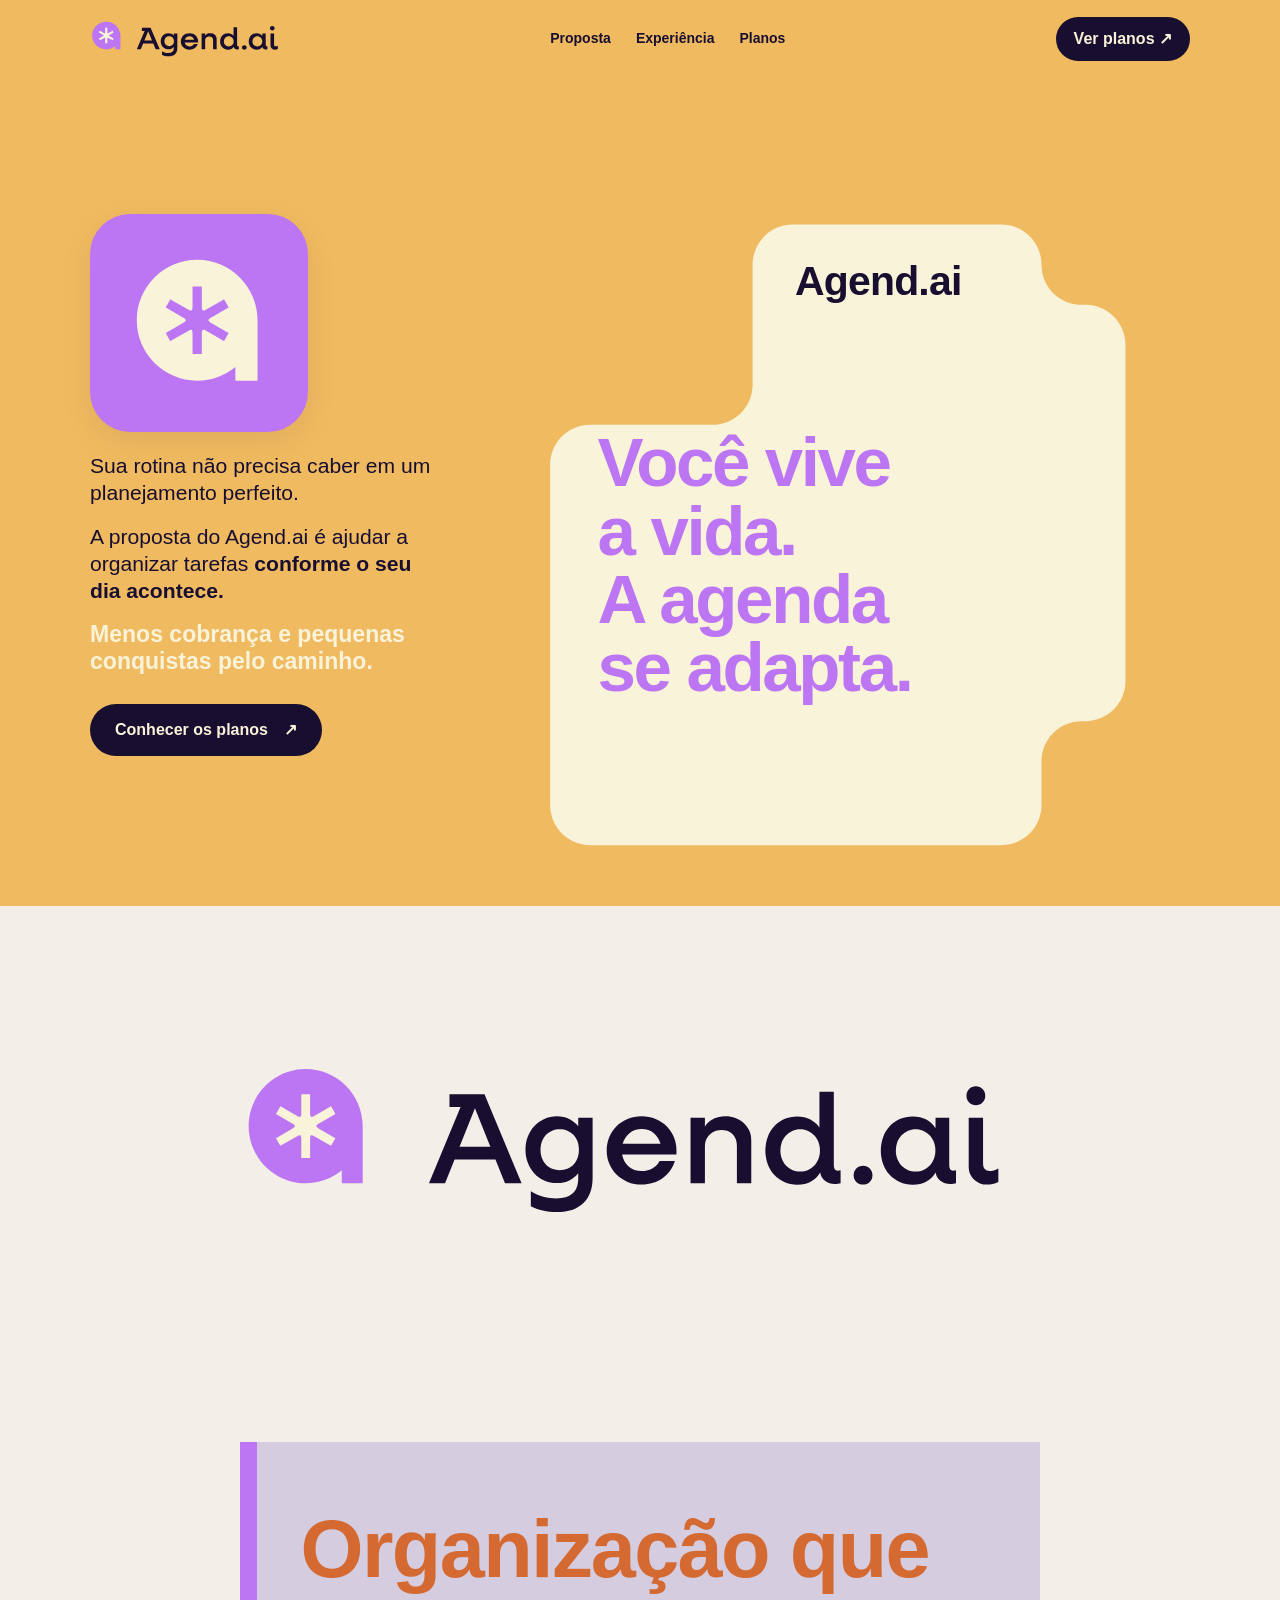
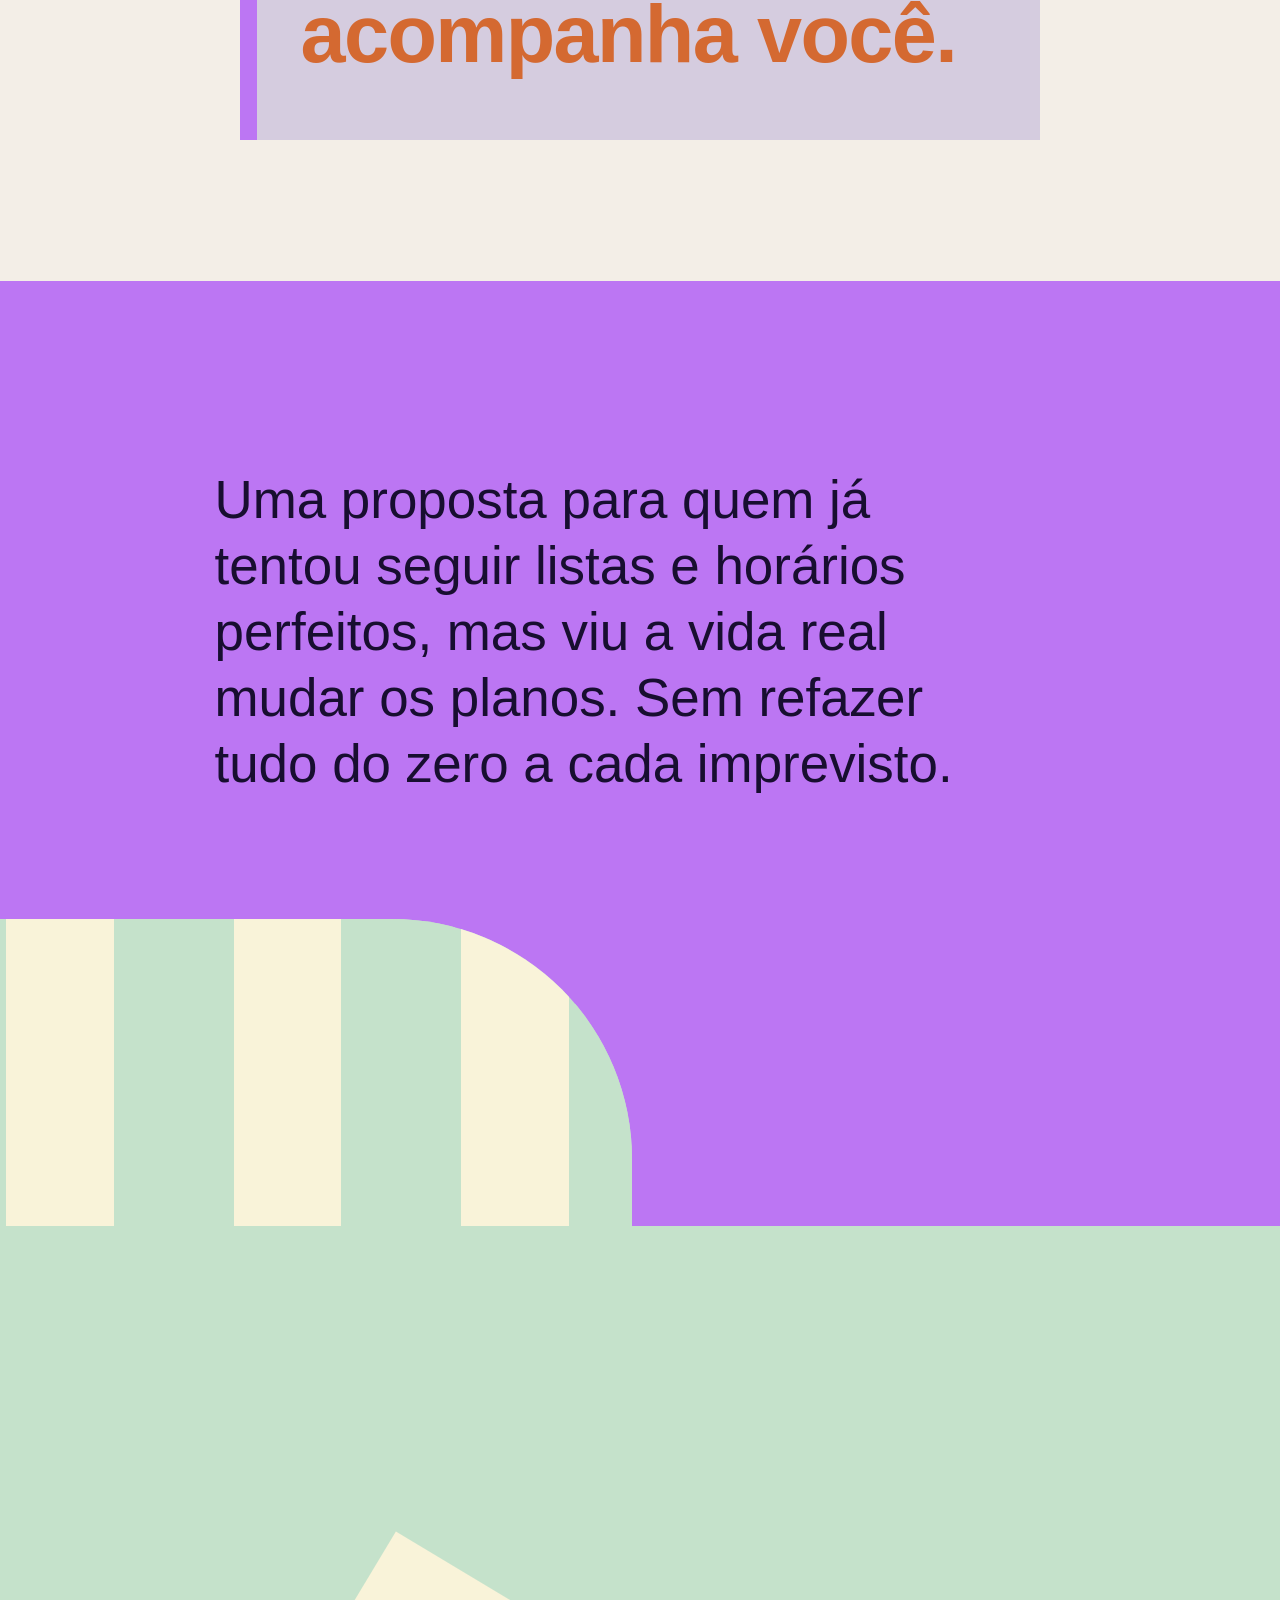
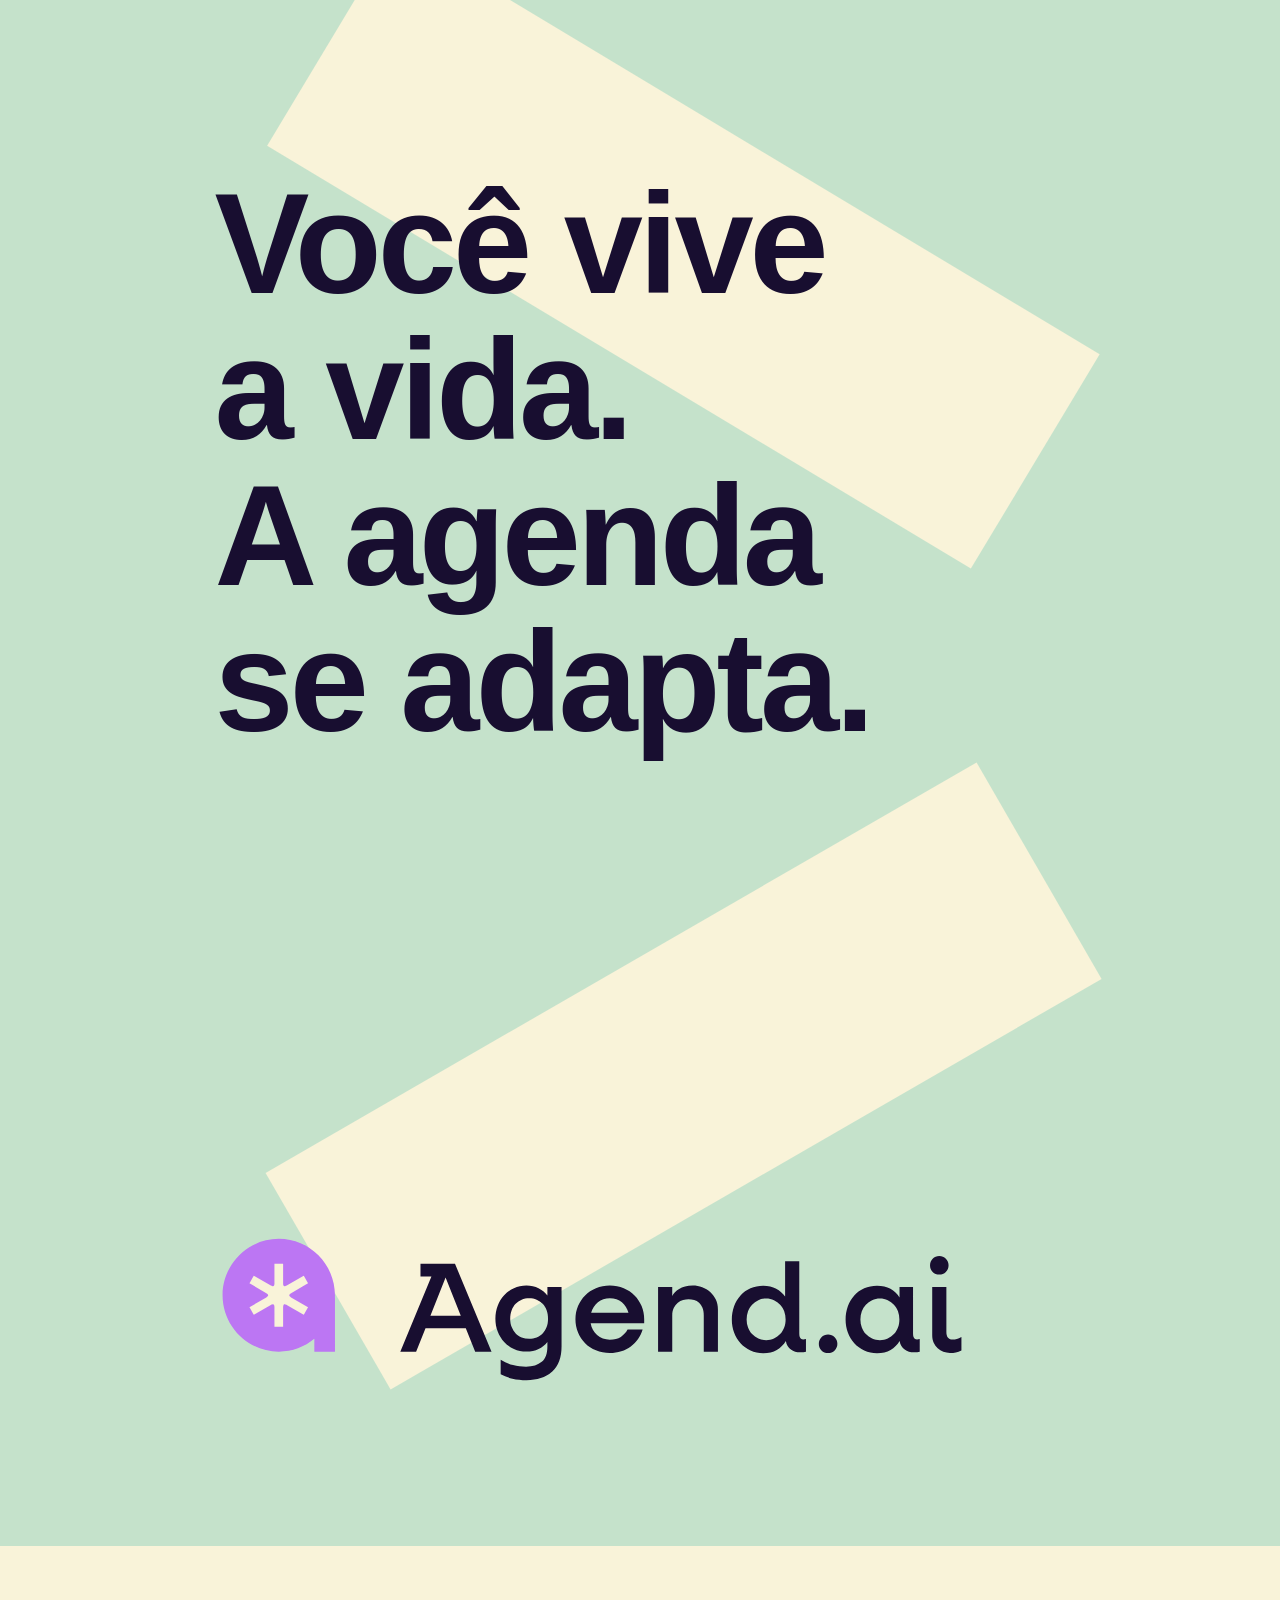
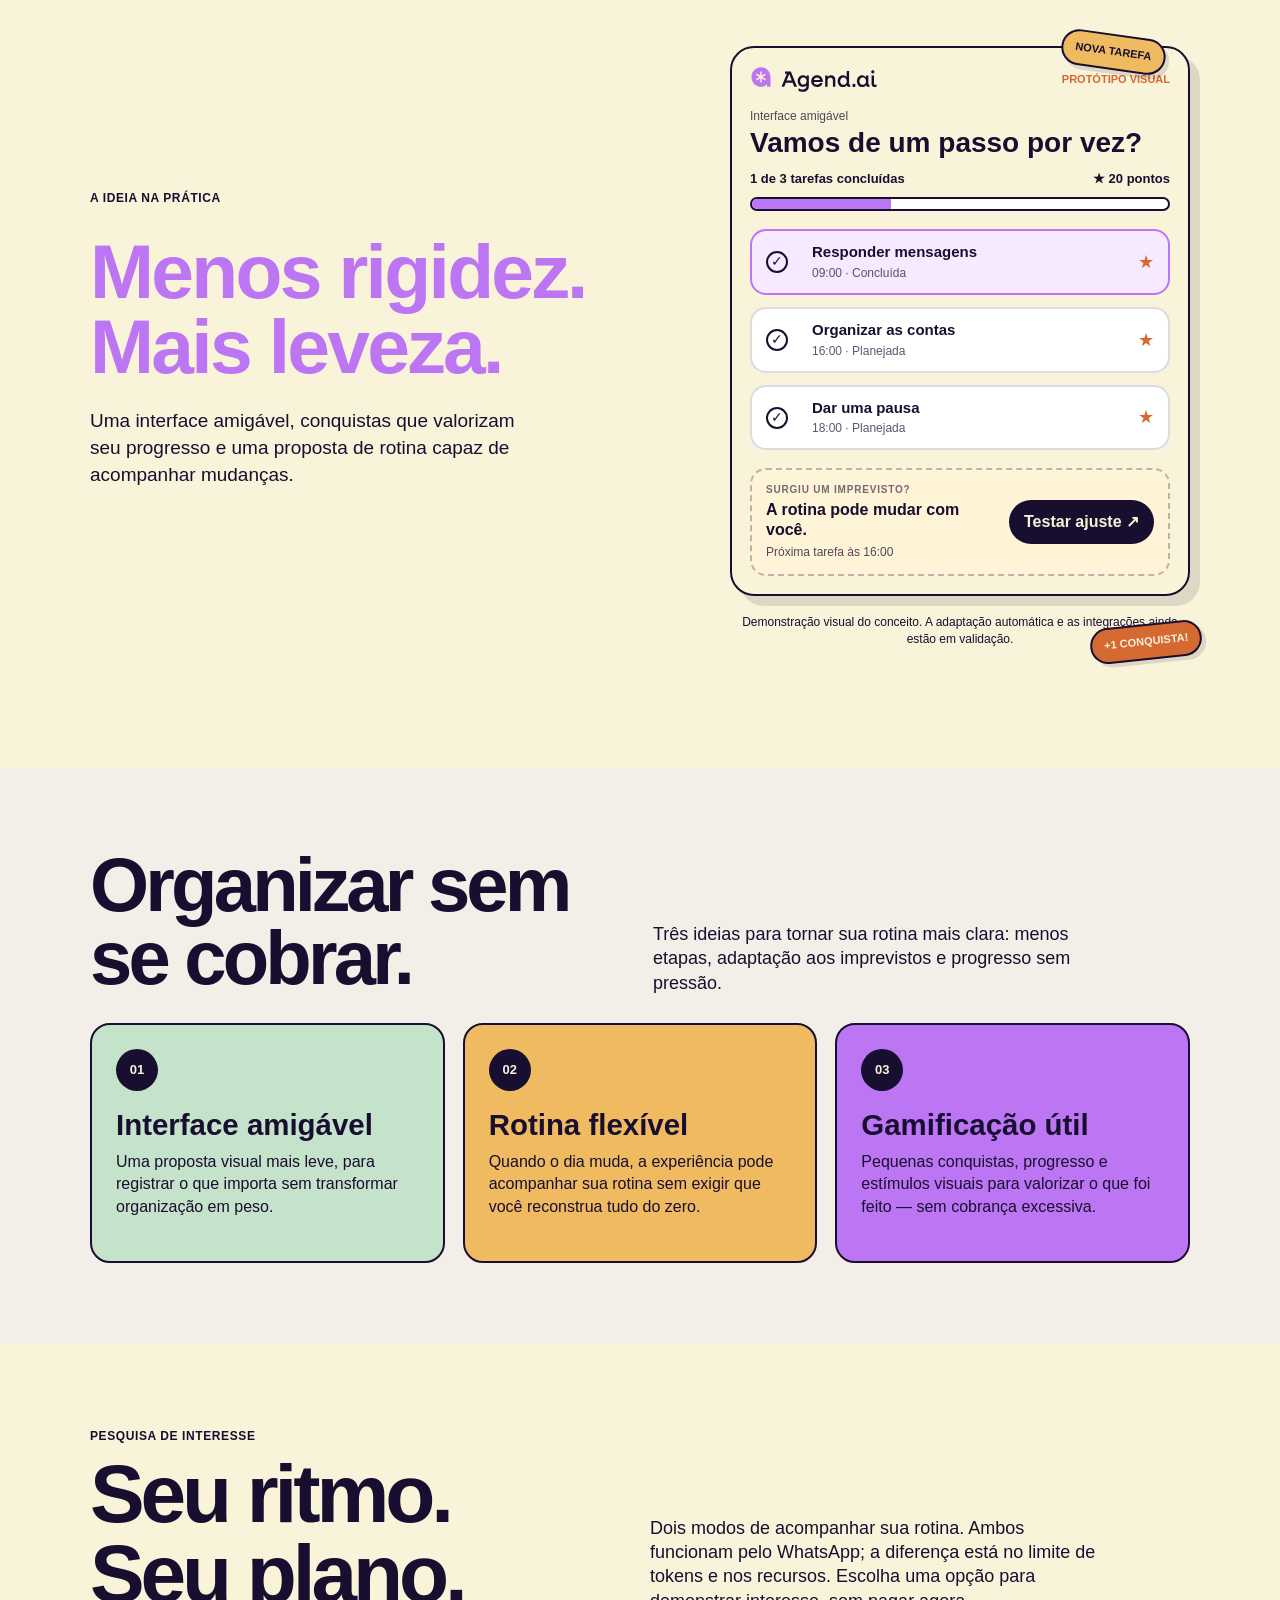
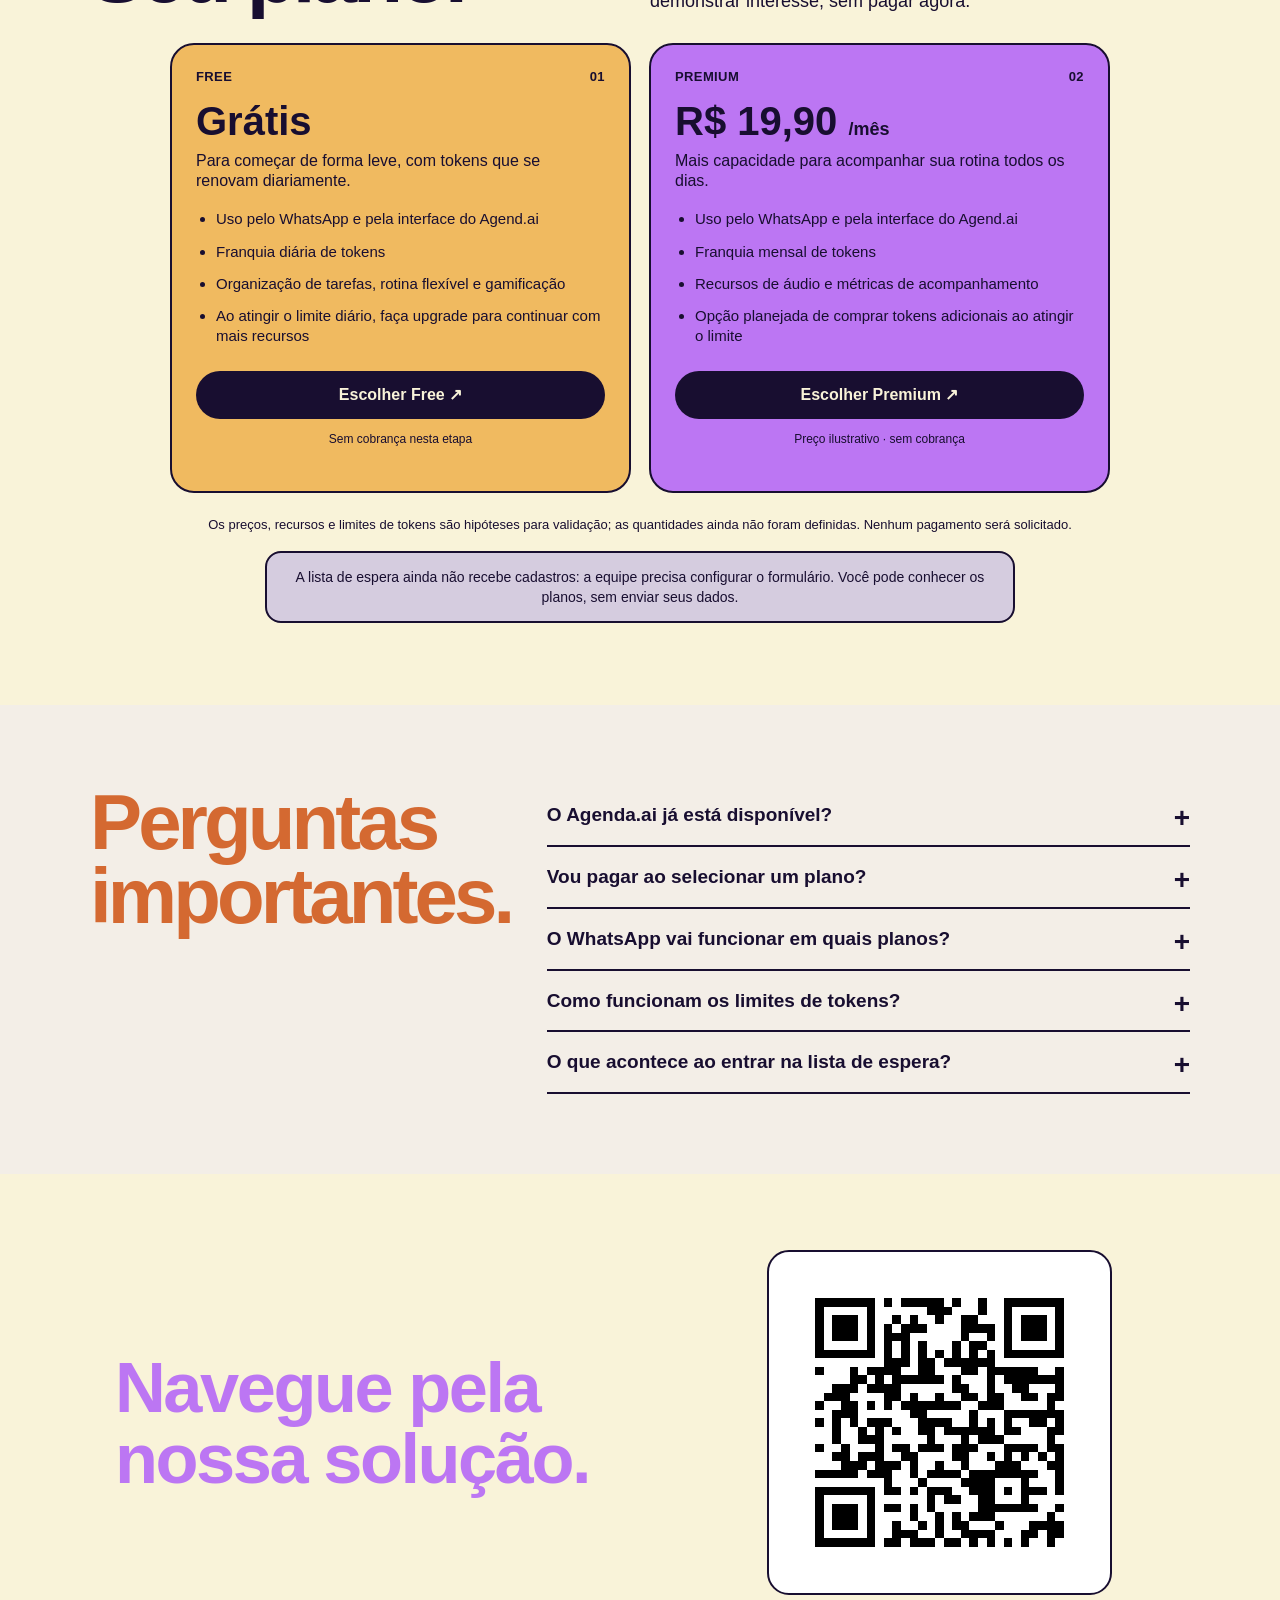
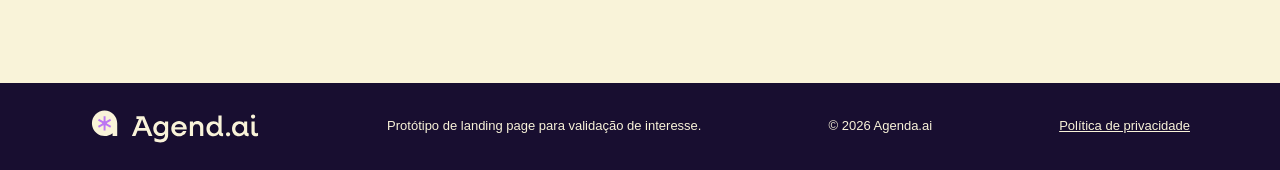
<file: index.html>
<!doctype html>
<html lang="pt-BR">
<head>
  <meta charset="utf-8">
  <meta name="viewport" content="width=device-width,initial-scale=1">
  <meta name="theme-color" content="#f0ba60">
  <meta name="description" content="Agenda.ai: você vive a vida. A agenda se adapta. Uma proposta de organização flexível, com interface amigável e elementos de gamificação.">
  <title>Agenda.ai — Você vive a vida. A agenda se adapta.</title>
  <link rel="icon" type="image/svg+xml" href="logo-symbol.svg">
  <link rel="stylesheet" href="style.css">
  <script defer src="config.js"></script>
  <script defer src="analytics.js"></script>
  <script defer src="app.js"></script>
</head>
<body>
<a class="skip-link" href="#conteudo">Pular para o conteúdo</a>
<header class="reference-nav">
  <div class="wrap nav-inner">
    <a href="#inicio" class="nav-mark" aria-label="Agenda.ai — início"><img src="logo-full-dark.svg" alt="Agenda.ai"></a>
    <nav aria-label="Navegação principal"><a href="#proposta">Proposta</a><a href="#experiencia">Experiência</a><a href="#planos">Planos</a></nav>
    <a href="#planos" class="nav-link-cta">Ver planos ↗</a>
  </div>
</header>
<main id="conteudo">
  <section id="inicio" class="reference-hero" aria-labelledby="hero-title">
    <div class="hero-stage wrap">
      <div class="hero-side">
        <img class="hero-emblem" src="logo-hero.svg" alt="Símbolo do Agend.ai" width="280" height="280">
        <div class="hero-side-copy">
          <p>Sua rotina não precisa caber em um planejamento perfeito.</p>
          <p>A proposta do Agend.ai é ajudar a organizar tarefas <strong>conforme o seu dia acontece.</strong></p>
          <p class="hero-soft-line">Menos cobrança e pequenas conquistas pelo caminho.</p>
        </div>
        <a class="hero-cta" href="#planos">Conhecer os planos <span aria-hidden="true">↗</span></a>
      </div>
      <div class="hero-art">
        <img class="hero-art-contour" src="hero-contour.svg" alt="" aria-hidden="true">
        <span class="hero-art-brand">Agend.ai</span>
        <h1 id="hero-title">Você vive<br>a vida.<br>A agenda<br>se adapta.</h1>
      </div>
    </div>
  </section>

  <section id="proposta" class="reference-intro">
    <div class="reference-intro-inside">
      <img src="logo-full-dark.svg" alt="Agenda.ai" class="reference-intro-logo">
      <div class="reference-statement"><h2>Organização que<br>acompanha você.</h2></div>
    </div>
  </section>

  <section class="reference-purple">
    <div class="reference-purple-content">
      <p>Uma proposta para quem já<br>tentou seguir listas e horários<br>perfeitos, mas viu a vida real<br>mudar os planos. Sem refazer<br>tudo do zero a cada imprevisto.</p>
    </div>
    <div class="reference-fringe" aria-hidden="true"><span></span><span></span><span></span><span></span><span></span><span></span><span></span></div>
  </section>

  <section id="experiencia" class="reference-mint">
    <div class="reference-mint-inside">
      <div class="reference-geometric-shape one" aria-hidden="true"></div>
      <div class="reference-geometric-shape two" aria-hidden="true"></div>
      <h2>Você vive<br>a vida.<br>A agenda<br>se adapta.</h2>
      <div class="reference-mint-logo"><img src="logo-full-dark.svg" alt="Agenda.ai"></div>
    </div>
  </section>

  <section class="demo-section" aria-labelledby="demo-heading">
    <div class="wrap demo-section-grid">
      <div class="demo-section-copy">
        <span class="section-kicker">A IDEIA NA PRÁTICA</span>
        <h2 id="demo-heading">Menos rigidez.<br>Mais leveza.</h2>
        <p>Uma interface amigável, conquistas que valorizam seu progresso e uma proposta de rotina capaz de acompanhar mudanças.</p>
      </div>
      <div class="demo-stage">
        <span class="demo-sticker sticker-first">nova tarefa</span>
        <div class="demo-window">
          <div class="demo-head"><div class="demo-logo"><img src="logo-full-dark.svg" alt="Agenda.ai"></div><span class="demo-live">protótipo visual</span></div>
          <div class="demo-greeting"><span>Interface amigável</span><strong>Vamos de um passo por vez?</strong></div>
          <div class="demo-progress-top"><span id="demo-message">1 de 3 tarefas concluídas</span><span id="demo-score">★ 20 pontos</span></div>
          <div class="progress-track" role="progressbar" aria-label="Progresso de tarefas" aria-valuemin="0" aria-valuemax="3" aria-valuenow="1" id="demo-progress"><div class="progress-fill" id="demo-bar"></div></div>
          <div class="demo-tasks">
            <label class="demo-task checked"><input class="demo-check" type="checkbox" data-task="0" checked><span class="check-ui" aria-hidden="true">✓</span><span class="task-content"><strong>Responder mensagens</strong><small>09:00 · Concluída</small></span><span class="task-star">★</span></label>
            <label class="demo-task"><input class="demo-check" type="checkbox" data-task="1"><span class="check-ui" aria-hidden="true">✓</span><span class="task-content"><strong>Organizar as contas</strong><small id="task-shift-time">16:00 · Planejada</small></span><span class="task-star">★</span></label>
            <label class="demo-task"><input class="demo-check" type="checkbox" data-task="2"><span class="check-ui" aria-hidden="true">✓</span><span class="task-content"><strong>Dar uma pausa</strong><small>18:00 · Planejada</small></span><span class="task-star">★</span></label>
          </div>
          <div class="adaptation"><div><span class="adapt-label">SURGIU UM IMPREVISTO?</span><strong id="adapt-feedback" role="status">A rotina pode mudar com você.</strong><small id="adapt-slot">Próxima tarefa às 16:00</small></div><button id="adapt-toggle" type="button" aria-pressed="false">Testar ajuste ↗</button></div>
        </div>
        <span class="sticker-bottom">+1 conquista!</span>
        <p class="demo-disclaimer">Demonstração visual do conceito. A adaptação automática e as integrações ainda estão em validação.</p>
      </div>
    </div>
  </section>

  <section class="features-section">
    <div class="wrap">
      <div class="features-header">
        <h2>Organizar sem<br>se cobrar.</h2>
        <p>Três ideias para tornar sua rotina mais clara: menos etapas, adaptação aos imprevistos e progresso sem pressão.</p>
      </div>
      <div class="features-grid">
        <article class="feature-card">
          <span class="feature-number">01</span>
          <h3>Interface amigável</h3>
          <p>Uma proposta visual mais leve, para registrar o que importa sem transformar organização em peso.</p>
        </article>
        <article class="feature-card alt">
          <span class="feature-number">02</span>
          <h3>Rotina flexível</h3>
          <p>Quando o dia muda, a experiência pode acompanhar sua rotina sem exigir que você reconstrua tudo do zero.</p>
        </article>
        <article class="feature-card mint">
          <span class="feature-number">03</span>
          <h3>Gamificação útil</h3>
          <p>Pequenas conquistas, progresso e estímulos visuais para valorizar o que foi feito — sem cobrança excessiva.</p>
        </article>
      </div>
    </div>
  </section>

  <section id="planos" class="pricing-section">
    <div class="wrap pricing-wrap">
      <div class="pricing-header">
        <div>
          <span class="section-kicker">Pesquisa de interesse</span>
          <h2>Seu ritmo.<br>Seu plano.</h2>
        </div>
        <p>Dois modos de acompanhar sua rotina. Ambos funcionam pelo WhatsApp; a diferença está no limite de tokens e nos recursos. Escolha uma opção para demonstrar interesse, sem pagar agora.</p>
      </div>

      <div class="plans-grid plans-grid-two">
        <article class="plan-card plan-free">
          <div class="plan-top"><span>Free</span><span>01</span></div>
          <h3>Grátis</h3>
          <p class="plan-lead">Para começar de forma leve, com tokens que se renovam diariamente.</p>
          <ul>
            <li>Uso pelo WhatsApp e pela interface do Agend.ai</li>
            <li>Franquia diária de tokens</li>
            <li>Organização de tarefas, rotina flexível e gamificação</li>
            <li>Ao atingir o limite diário, faça upgrade para continuar com mais recursos</li>
          </ul>
          <button type="button" class="button plan-button" data-plan-button="free" aria-label="Escolher plano Free, gratuito">Escolher Free ↗</button>
          <p class="plan-count">Sem cobrança nesta etapa</p>
        </article>

        <article class="plan-card plan-premium">
          <div class="plan-top"><span>Premium</span><span>02</span></div>
          <h3>R$ 19,90 <small>/mês</small></h3>
          <p class="plan-lead">Mais capacidade para acompanhar sua rotina todos os dias.</p>
          <ul>
            <li>Uso pelo WhatsApp e pela interface do Agend.ai</li>
            <li>Franquia mensal de tokens</li>
            <li>Recursos de áudio e métricas de acompanhamento</li>
            <li>Opção planejada de comprar tokens adicionais ao atingir o limite</li>
          </ul>
          <button type="button" class="button plan-button" data-plan-button="premium" aria-label="Escolher plano Premium, preço hipotético de R$ 19,90 por mês">Escolher Premium ↗</button>
          <p class="plan-count">Preço ilustrativo · sem cobrança</p>
        </article>
      </div>

      <p class="pricing-note">Os preços, recursos e limites de tokens são hipóteses para validação; as quantidades ainda não foram definidas. Nenhum pagamento será solicitado.</p>
      <p class="pricing-config-note" id="waitlist-availability" role="status" hidden></p>
    </div>
  </section>

  <section class="faq-section">
    <div class="wrap faq-wrap">
      <div>
        <h2>Perguntas<br>importantes.</h2>
      </div>
      <div class="faq-list">
        <details>
          <summary>O Agenda.ai já está disponível?</summary>
          <p>Ainda não. Esta página apresenta a proposta e mede interesse nos planos e recursos.</p>
        </details>
        <details>
          <summary>Vou pagar ao selecionar um plano?</summary>
          <p>Não. O clique apenas registra interesse e direciona você para uma lista de espera opcional.</p>
        </details>
        <details>
          <summary>O WhatsApp vai funcionar em quais planos?</summary>
          <p>A integração com o WhatsApp está prevista tanto no Free quanto no Premium. Os recursos de áudio estão previstos no Premium.</p>
        </details>
        <details>
          <summary>Como funcionam os limites de tokens?</summary>
          <p>O Free terá tokens de uso diário e o Premium terá uma franquia mensal. As quantidades e regras exatas ainda estão em validação; a compra de tokens extras é uma possibilidade planejada para o Premium.</p>
        </details>
        <details>
          <summary>O que acontece ao entrar na lista de espera?</summary>
          <p>Seu contato fica salvo para avisos futuros sobre o andamento da proposta.</p>
        </details>
      </div>
    </div>
  </section>

  <section id="prototipo" class="prototype-qr-section" aria-labelledby="prototype-qr-heading">
    <div class="wrap prototype-qr-layout">
      <h2 id="prototype-qr-heading">Navegue pela<br>nossa solução.</h2>
      <a class="prototype-qr-link" href="https://scanned.page/9UY1Gh" target="_blank" rel="noopener noreferrer" aria-label="Abrir protótipo navegável em nova aba">
        <img src="prototipo-qr.svg" alt="QR Code para navegar pelo protótipo do Agend.ai" width="320" height="320" loading="lazy">
      </a>
    </div>
  </section>
</main>

<footer class="site-footer">
  <div class="wrap footer-inner">
    <img src="logo-full-cream.svg" alt="Agenda.ai" class="footer-logo">
    <p>Protótipo de landing page para validação de interesse.</p>
    <small>© <span id="year"></span> Agenda.ai</small>
    <a href="privacidade.html">Política de privacidade</a>
    <button type="button" id="analytics-preferences" class="footer-preferences" hidden>Preferências de análise</button>
  </div>
</footer>
</body>
</html>
</file>
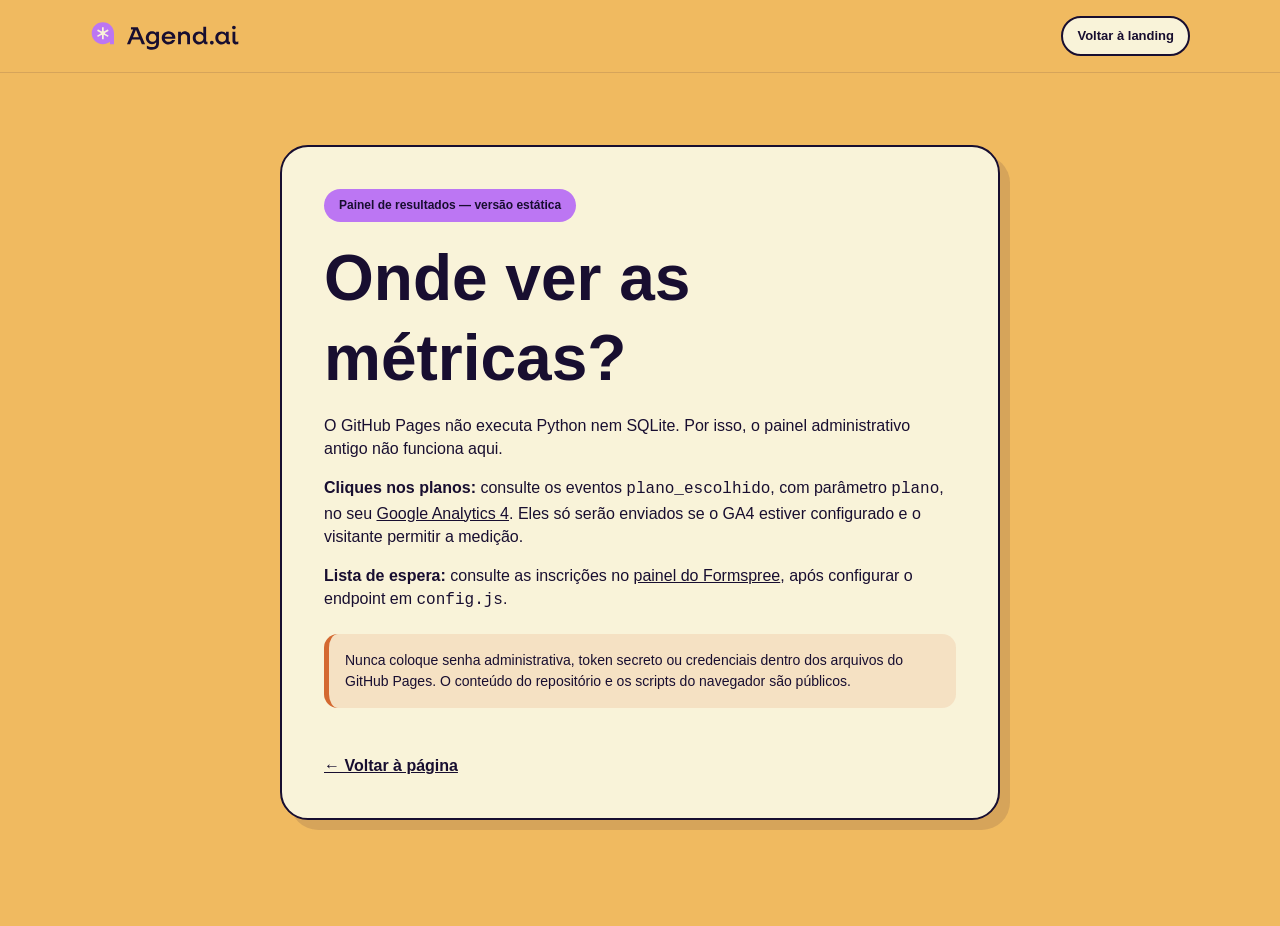
<file: admin.html>
<!doctype html><html lang="pt-BR"><head><meta charset="utf-8"><meta name="viewport" content="width=device-width,initial-scale=1"><title>Admin — Agenda.ai (GitHub Pages)</title><link rel="stylesheet" href="style.css"><link rel="icon" href="logo-symbol.svg" type="image/svg+xml"></head>
<body class="inner-page"><header class="topbar"><div class="wrap topbar-inner"><a class="brand-link" href="index.html"><img class="brand-logo" src="logo-full-dark.svg" alt="Agenda.ai"></a><a href="index.html" class="nav-cta">Voltar à landing</a></div></header>
<main class="secondary-main wrap"><section class="paper-panel"><span class="status-tag">Painel de resultados — versão estática</span><h1>Onde ver as métricas?</h1><p>O GitHub Pages não executa Python nem SQLite. Por isso, o painel administrativo antigo não funciona aqui.</p>
<p><strong>Cliques nos planos:</strong> consulte os eventos <code>plano_escolhido</code>, com parâmetro <code>plano</code>, no seu <a href="https://analytics.google.com/" target="_blank" rel="noopener noreferrer"><u>Google Analytics 4</u></a>. Eles só serão enviados se o GA4 estiver configurado e o visitante permitir a medição.</p>
<p><strong>Lista de espera:</strong> consulte as inscrições no <a href="https://formspree.io/" target="_blank" rel="noopener noreferrer"><u>painel do Formspree</u></a>, após configurar o endpoint em <code>config.js</code>.</p>
<div class="notice">Nunca coloque senha administrativa, token secreto ou credenciais dentro dos arquivos do GitHub Pages. O conteúdo do repositório e os scripts do navegador são públicos.</div>
<a class="back-link" href="index.html">← Voltar à página</a></section></main></body></html>
</file>
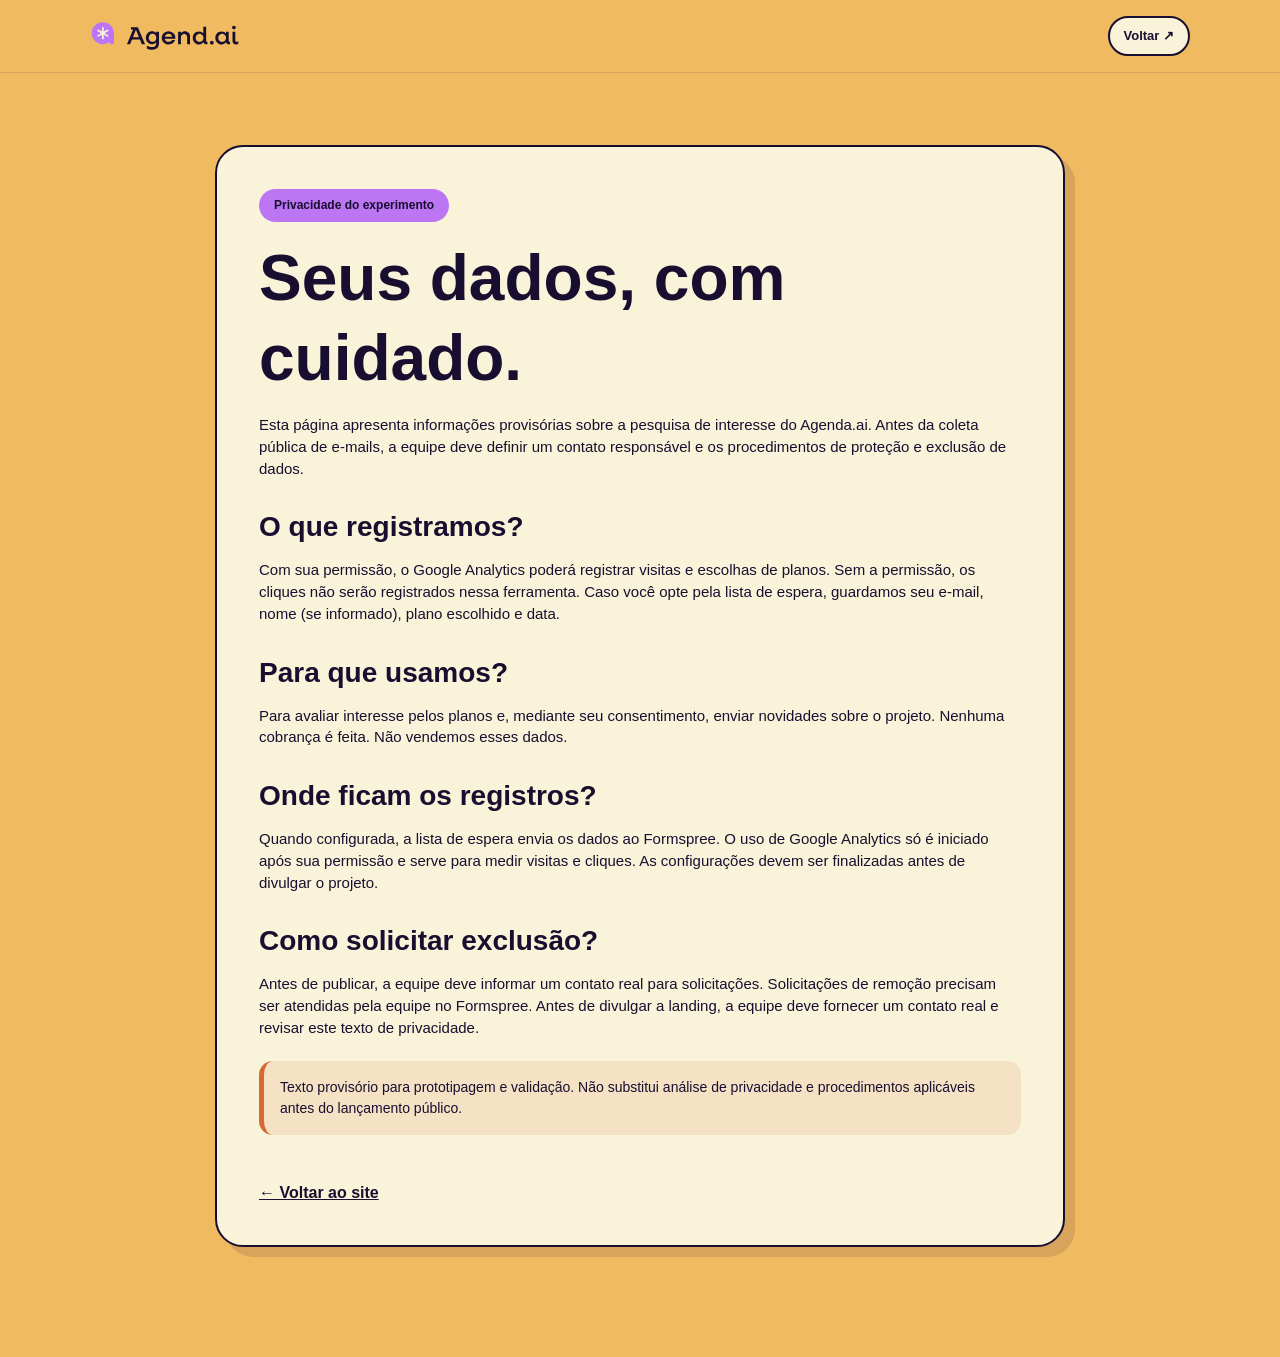
<file: privacidade.html>
<!doctype html><html lang="pt-BR"><head><meta charset="utf-8"><meta name="viewport" content="width=device-width,initial-scale=1"><meta name="theme-color" content="#f0ba60"><title>Privacidade · Agenda.ai</title><link rel="icon" href="logo-symbol.svg" type="image/svg+xml"><link rel="stylesheet" href="style.css"></head><body class="inner-page"><header class="topbar"><div class="wrap topbar-inner"><a class="brand-link" href="index.html" aria-label="Agenda.ai, início"><img src="logo-full-dark.svg" alt="Agenda.ai" class="brand-logo"></a><a class="nav-cta" href="index.html">Voltar ↗</a></div></header><main class="secondary-main wrap"><div class="paper-panel privacy-panel"><span class="status-tag">Privacidade do experimento</span><h1>Seus dados, com cuidado.</h1><p>Esta página apresenta informações provisórias sobre a pesquisa de interesse do Agenda.ai. Antes da coleta pública de e-mails, a equipe deve definir um contato responsável e os procedimentos de proteção e exclusão de dados.</p><h2>O que registramos?</h2><p>Com sua permissão, o Google Analytics poderá registrar visitas e escolhas de planos. Sem a permissão, os cliques não serão registrados nessa ferramenta. Caso você opte pela lista de espera, guardamos seu e-mail, nome (se informado), plano escolhido e data.</p><h2>Para que usamos?</h2><p>Para avaliar interesse pelos planos e, mediante seu consentimento, enviar novidades sobre o projeto. Nenhuma cobrança é feita. Não vendemos esses dados.</p><h2>Onde ficam os registros?</h2><p>Quando configurada, a lista de espera envia os dados ao Formspree. O uso de Google Analytics só é iniciado após sua permissão e serve para medir visitas e cliques. As configurações devem ser finalizadas antes de divulgar o projeto.</p><h2>Como solicitar exclusão?</h2><p>Antes de publicar, a equipe deve informar um contato real para solicitações. Solicitações de remoção precisam ser atendidas pela equipe no Formspree. Antes de divulgar a landing, a equipe deve fornecer um contato real e revisar este texto de privacidade.</p><div class="notice">Texto provisório para prototipagem e validação. Não substitui análise de privacidade e procedimentos aplicáveis antes do lançamento público.</div><a href="index.html" class="back-link">← Voltar ao site</a></div></main></body></html>
</file>
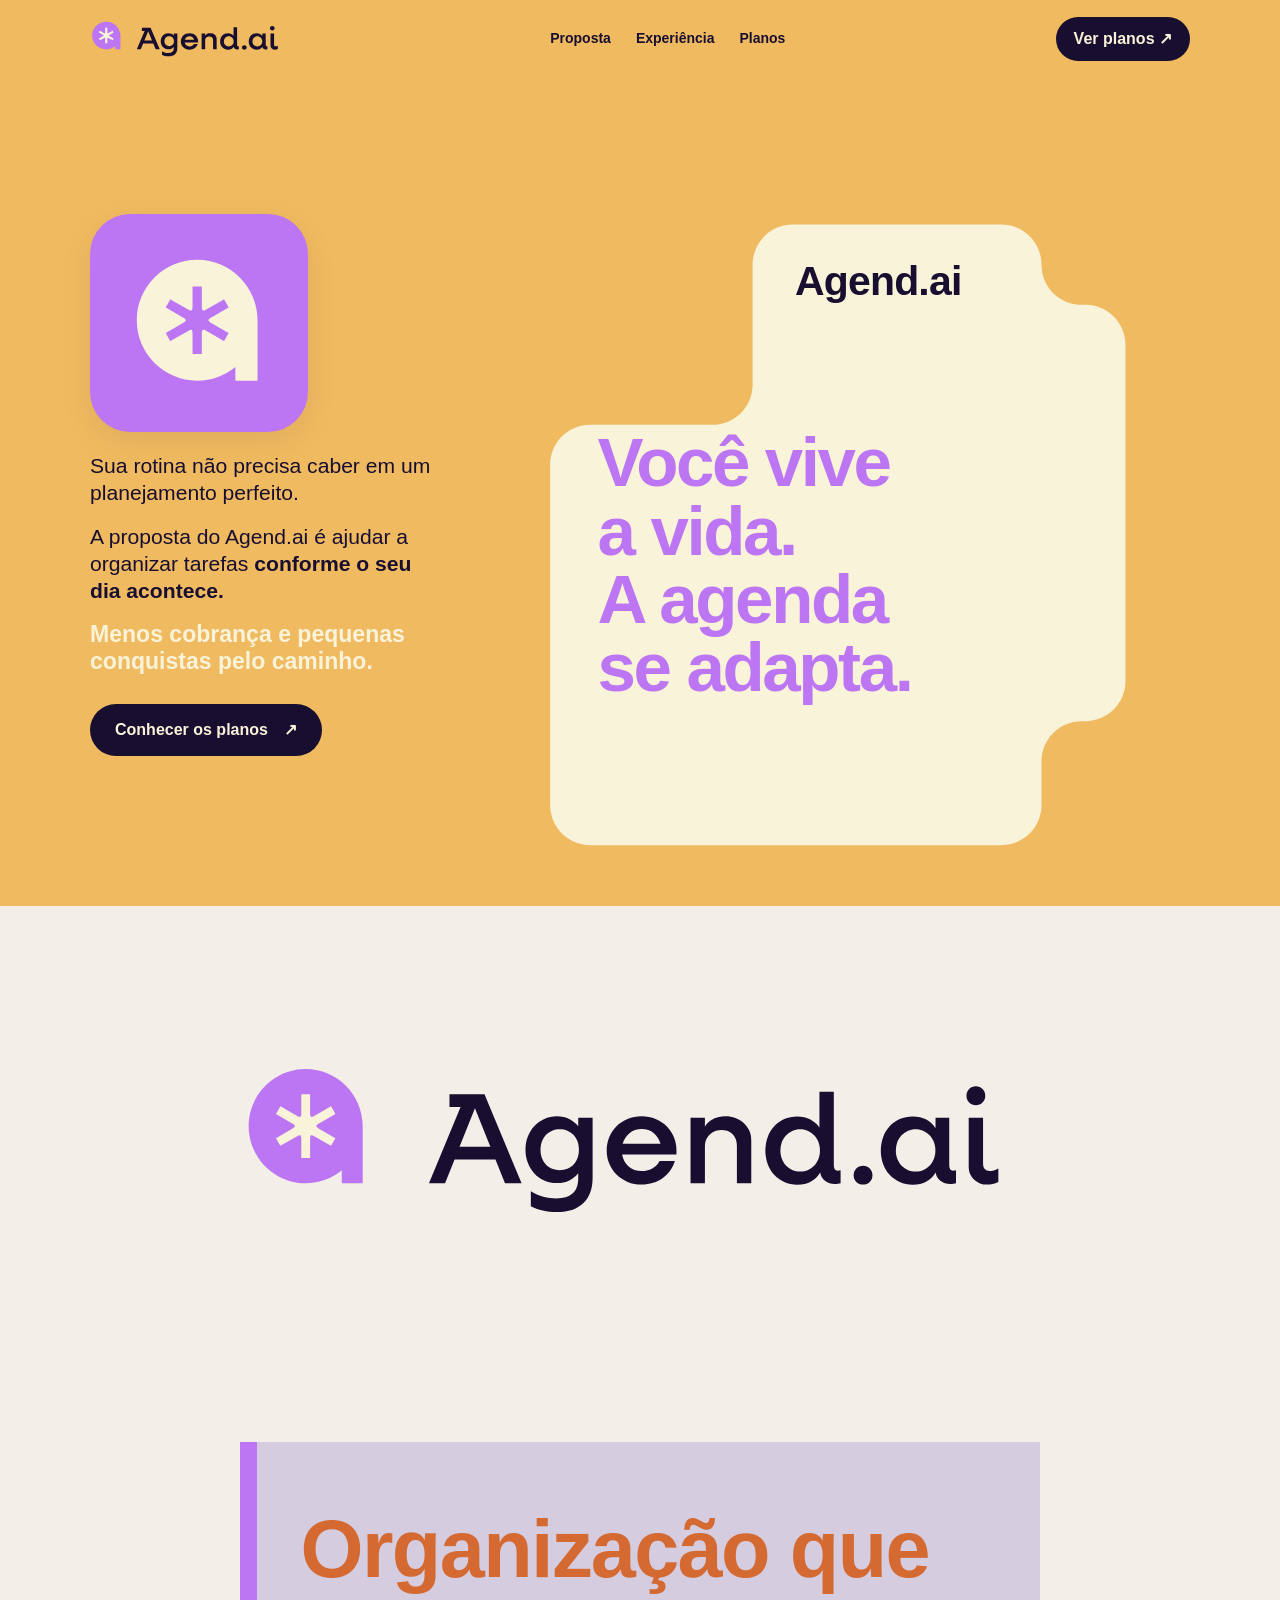
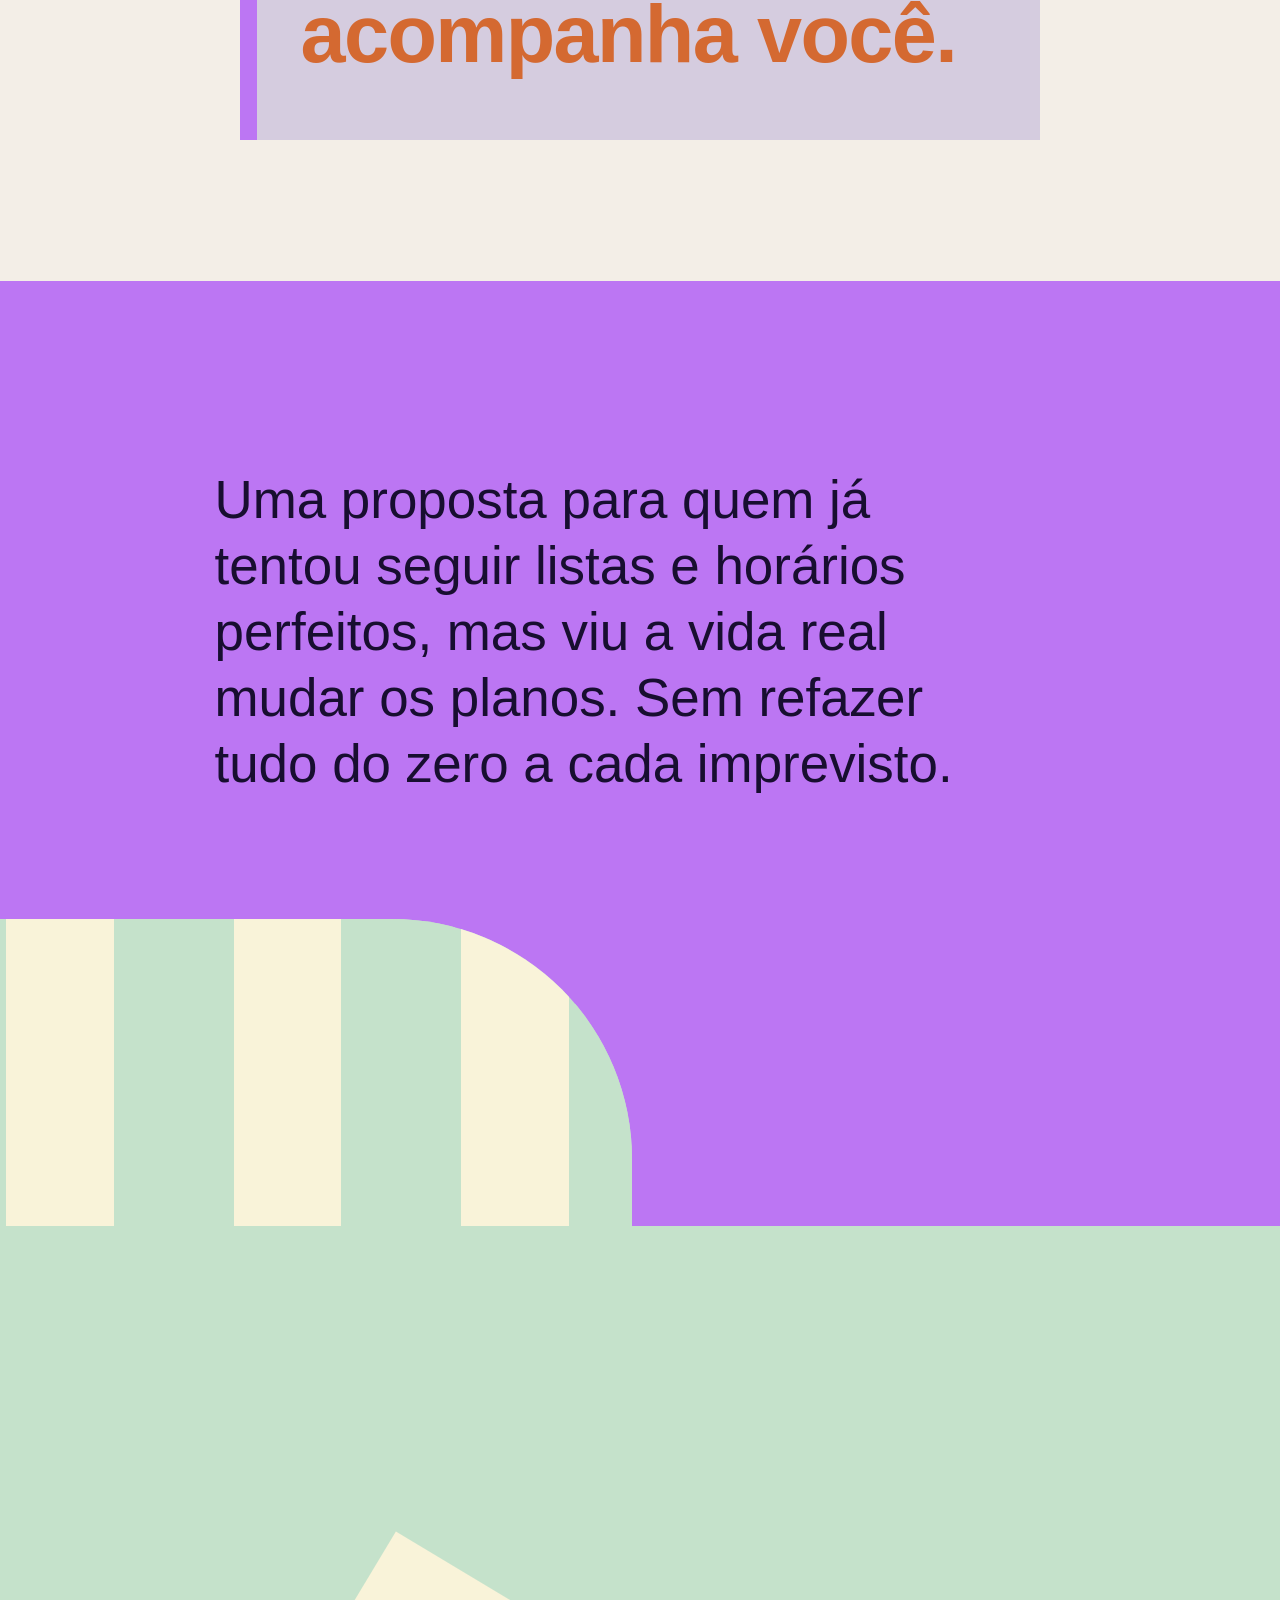
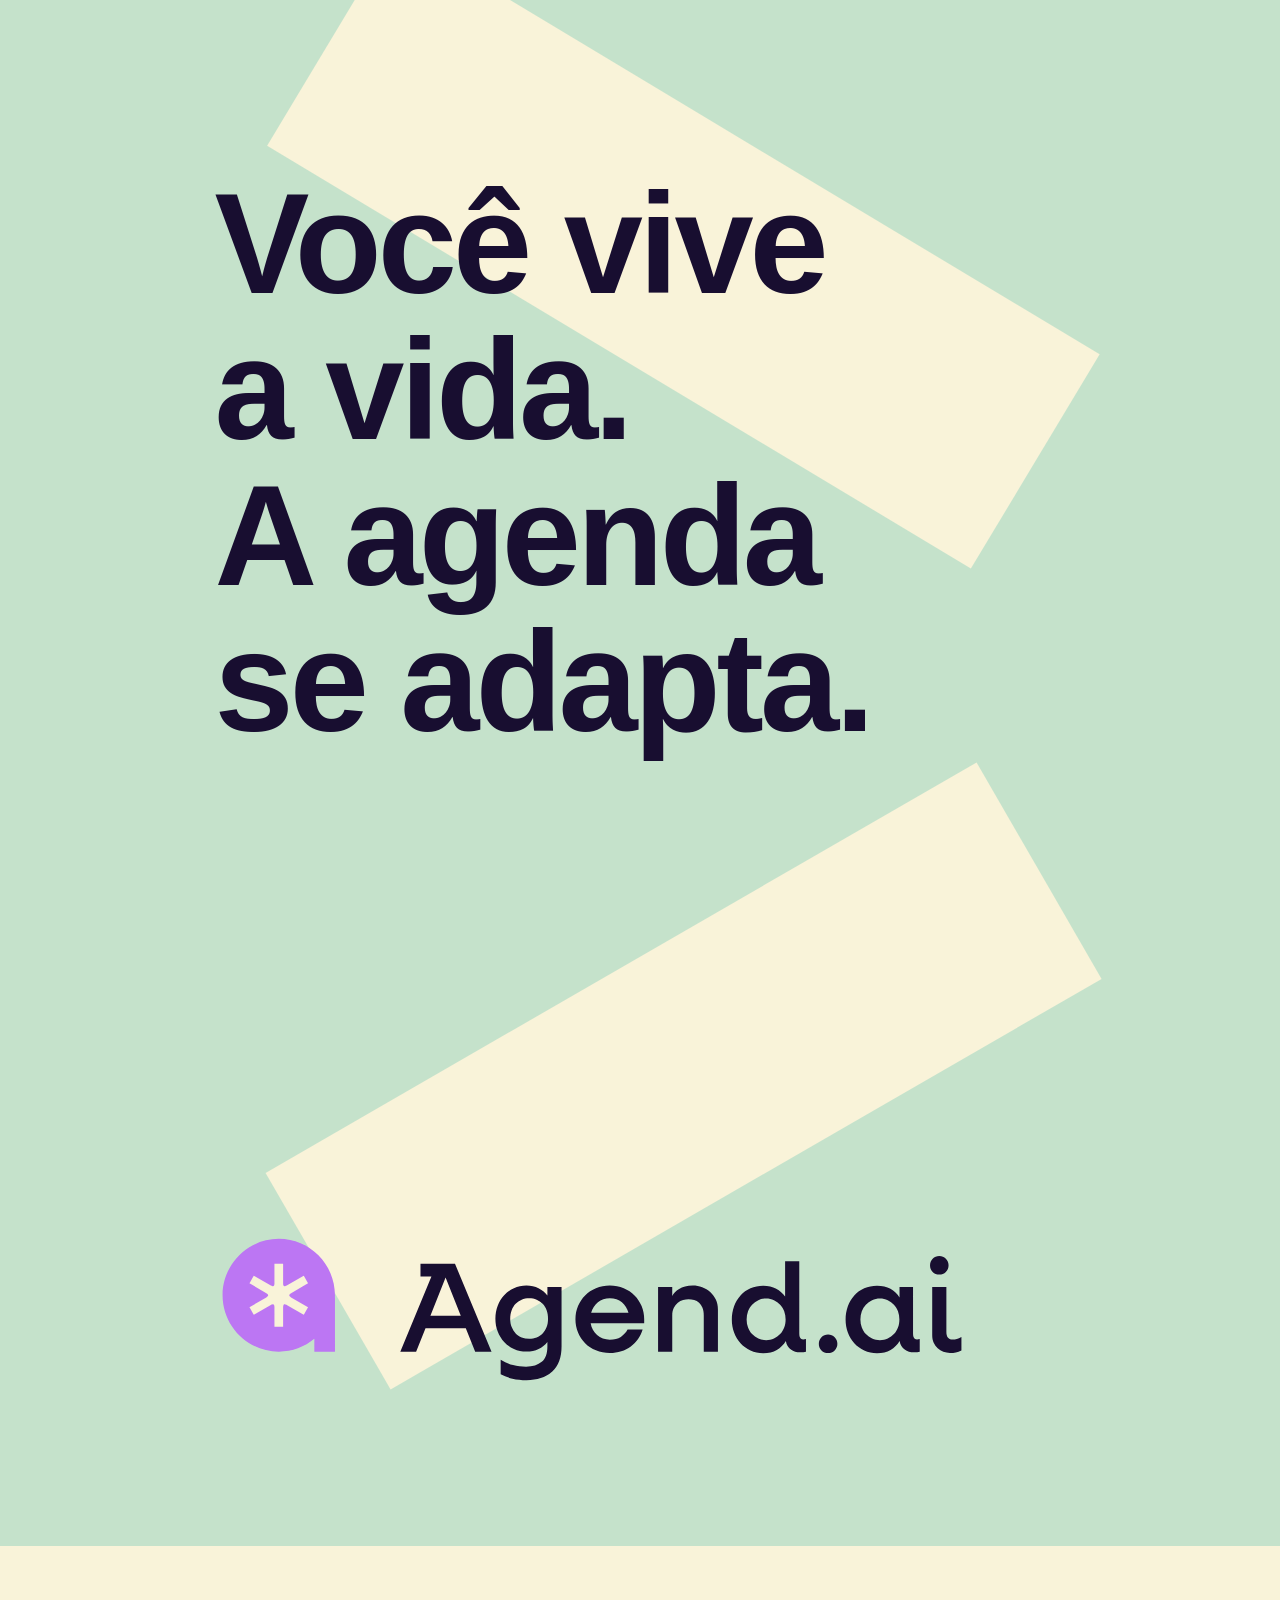
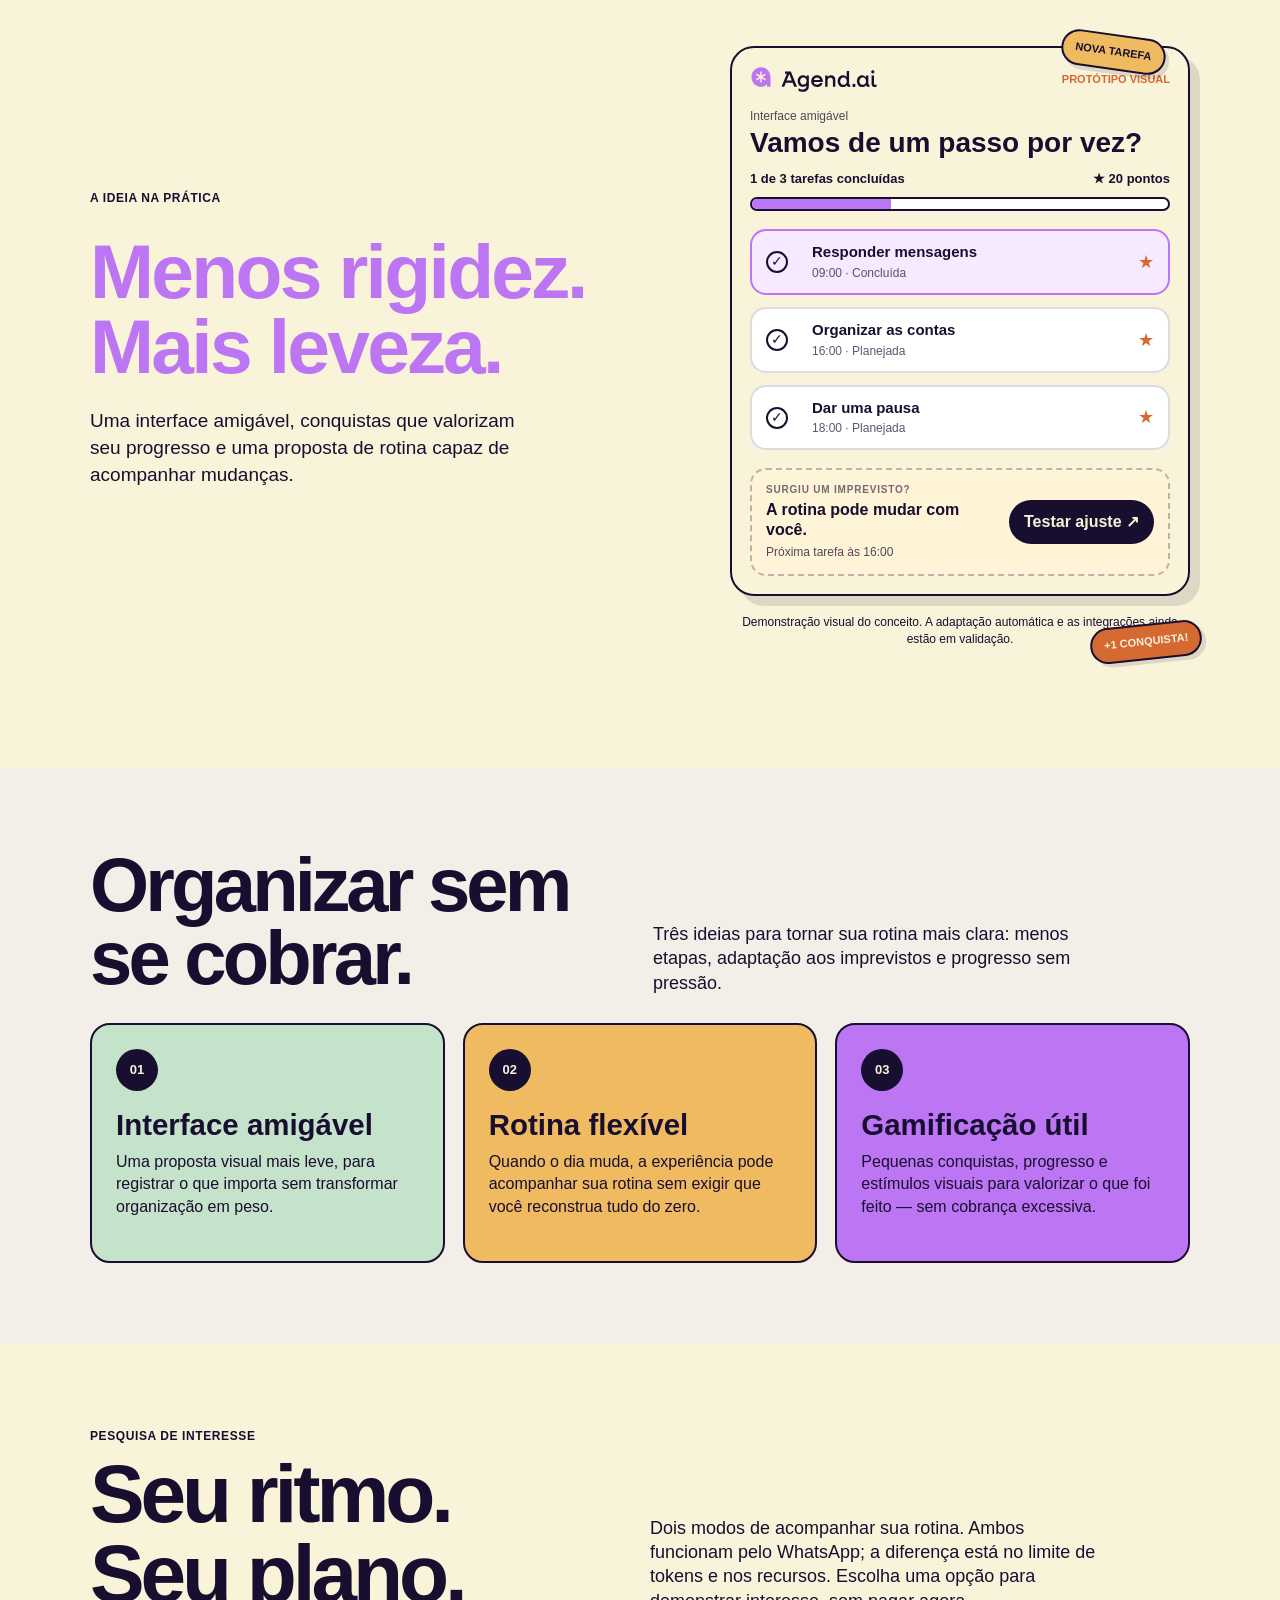
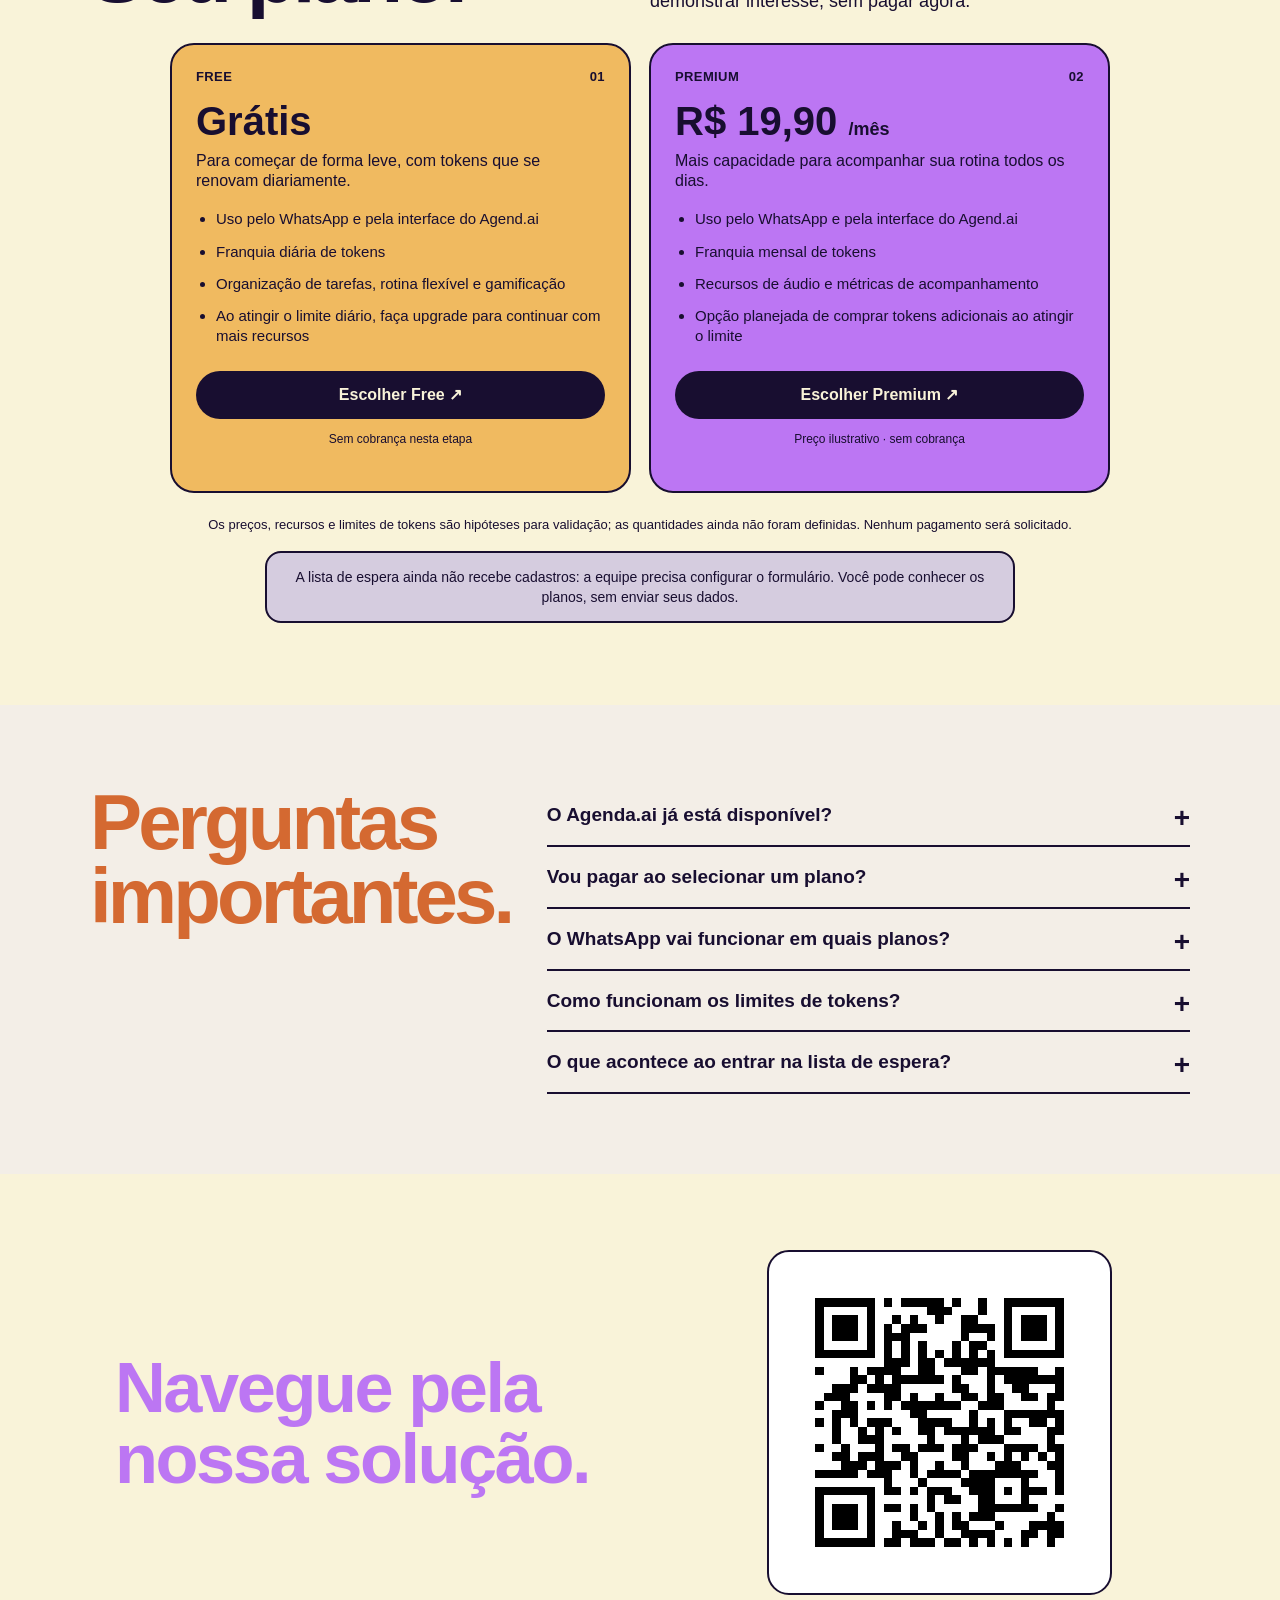
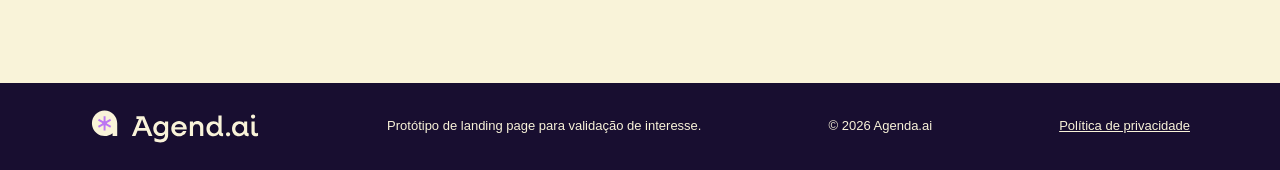
<file: reserva.html>
<!doctype html><html lang="pt-BR"><head><meta charset="utf-8"><meta name="viewport" content="width=device-width,initial-scale=1"><meta name="theme-color" content="#f0ba60"><title>Lista de espera · Agenda.ai</title><link rel="icon" href="logo-symbol.svg" type="image/svg+xml"><link rel="stylesheet" href="style.css"><script src="config.js" defer></script><script src="analytics.js" defer></script><script src="reserva.js" defer></script></head>
<body class="inner-page"><header class="topbar"><div class="wrap topbar-inner"><a class="brand-link" href="index.html" aria-label="Agenda.ai, início"><img src="logo-full-dark.svg" alt="Agenda.ai" class="brand-logo"></a><a class="nav-cta" href="index.html#planos">Ver outros planos ↗</a></div></header><main class="secondary-main wrap"><div class="paper-panel"><div id="reserve-content"><span class="status-tag">✳ Pesquisa de interesse · Sem cobrança</span><h1>Um passo de cada vez.</h1><p>Você escolheu um plano. Para receber novidades do Agenda.ai, inscreva-se na lista de espera — é opcional e sem cobrança.</p><div class="selected-plan-box"><strong id="selected-plan">Premium</strong><span id="selected-price">R$ 19,90/mês*</span></div><div class="notice">O Agenda.ai está em validação. A escolha de um plano não gera compra, reserva garantida ou compromisso financeiro; os preços e limites de tokens são apenas hipóteses de pesquisa.</div><form id="waitlist-form"><div class="form-field"><label for="lead-name">Seu nome <span class="muted">(opcional)</span></label><input id="lead-name" name="name" autocomplete="name" maxlength="90" placeholder="Como podemos te chamar?"></div><div class="form-field"><label for="lead-email">Seu e-mail *</label><input id="lead-email" name="email" type="email" autocomplete="email" maxlength="150" required placeholder="voce@exemplo.com"></div><label class="consent-row"><input type="checkbox" id="lead-consent" required><span>Concordo em receber notícias sobre o projeto e entendo que posso solicitar a exclusão dos meus dados. Consulte a <a href="privacidade.html">informação sobre privacidade</a>.</span></label><button id="join-btn" type="submit" class="button button-dark full-button">Entrar na lista de espera ↗</button><p id="form-status" class="form-status" role="status" aria-live="polite"></p></form><a class="back-link" href="index.html#planos">← Comparar outros planos</a></div><div class="success-box" id="success-box" role="status" tabindex="-1"><div class="success-icon">★</div><h1>Inscrição confirmada!</h1><p>Seu interesse no plano <strong id="success-plan">Premium</strong> foi registrado. Quando houver novidades, poderemos entrar em contato pelo e-mail informado.</p><div class="notice">Nenhuma compra foi realizada. O aplicativo está em fase de validação e o cadastro não garante acesso antecipado.</div><a href="index.html" class="button button-dark">Voltar ao Agenda.ai ↗</a></div></div></main></body></html>
</file>
<file: style.css>
:root{
  --mustard:#f0ba60;
  --cream:#f9f3d9;
  --ink:#180e30;
  --purple:#bc76f3;
  --orange:#d46931;
  --mint:#c5e2cb;
  --lav:#d5ccdf;
  --line:rgba(24,14,48,.12);
  --milk:#f3eee7;
}
*{box-sizing:border-box}
html{scroll-behavior:smooth}
body{margin:0;font-family:Arial,Helvetica,sans-serif;color:var(--ink);background:var(--cream);line-height:1.25}
a{color:inherit;text-decoration:none}
img{max-width:100%;display:block}
button,input{font:inherit}
button{cursor:pointer}
.wrap{width:min(1100px,calc(100% - 48px));margin:0 auto}
.skip-link{position:absolute;left:-999px;top:10px;background:var(--cream);padding:10px 14px;border-radius:10px;border:2px solid var(--ink);z-index:1000}
.skip-link:focus{left:10px}
.section-kicker{display:inline-block;font-size:12px;font-weight:700;letter-spacing:.05em;text-transform:uppercase;margin-bottom:10px}
.button{border:none;border-radius:999px;padding:14px 18px;font-weight:800;background:var(--ink);color:var(--cream)}

.topbar{position:sticky;top:0;z-index:30;background:rgba(240,186,96,.95);backdrop-filter:blur(8px);border-bottom:1px solid rgba(24,14,48,.12)}
.topbar-inner{display:flex;align-items:center;justify-content:space-between;gap:20px;min-height:72px}
.brand-logo{width:150px;height:auto}
.site-nav{display:flex;gap:24px;font-size:14px;font-weight:700}
.nav-cta{border:2px solid var(--ink);border-radius:999px;padding:10px 14px;font-size:13px;font-weight:800;background:var(--cream)}
.wordmark{display:inline-flex;align-items:center;gap:10px;font-weight:800;font-size:24px}.brand-icon{display:grid;place-items:center;width:34px;height:34px;border-radius:10px;background:var(--purple);color:var(--cream);font-size:20px;font-weight:900}.brand-icon span{font-size:14px}


.hero-section{background:var(--mustard);padding:38px 0 50px}
.hero-wrap{display:grid;gap:28px}
.hero-top{display:grid;grid-template-columns:110px minmax(0,1fr);gap:26px;align-items:start}
.hero-symbol{width:110px;height:110px;border-radius:24px;object-fit:cover}
.hero-card{background:var(--cream);padding:28px 30px 24px;border-radius:22px 22px 34px 34px;position:relative;min-height:340px}
.hero-card::before{content:"";position:absolute;right:0;top:0;width:110px;height:72px;background:var(--mustard);border-bottom-left-radius:40px}
.hero-card::after{content:"";position:absolute;right:0;bottom:52px;width:86px;height:92px;background:var(--mustard);border-top-left-radius:40px;border-bottom-left-radius:40px}
.hero-brand-line{font-size:22px;font-weight:700;margin-bottom:30px;position:relative;z-index:1}
.hero-card h1{margin:0;position:relative;z-index:1;font-size:clamp(54px,7vw,82px);line-height:.98;letter-spacing:-.05em;color:var(--purple);max-width:520px}
.hero-copy{max-width:580px;padding-left:6px}
.hero-copy p{font-size:18px;line-height:1.3;margin:0 0 20px}
.hero-copy strong{font-weight:800}
.hero-highlight{font-size:18px;font-weight:800;color:var(--cream);max-width:460px}

.intro-section{background:var(--milk);padding:70px 0 82px}
.intro-wrap{display:grid;gap:38px;align-items:center}
.section-logo{width:min(430px,100%)}
.intro-statement{background:var(--lav);padding:28px 30px;border-left:8px solid var(--purple)}
.intro-statement h2{margin:0;font-size:clamp(42px,6vw,58px);line-height:1.02;letter-spacing:-.04em;color:var(--orange);max-width:690px}

.message-section{background:var(--purple);padding:56px 0}
.message-wrap p{margin:0;max-width:620px;color:var(--ink);font-size:22px;line-height:1.18}

.concept-section{background:linear-gradient(to right,var(--mint) 0 74%,var(--cream) 74% 100%);position:relative;padding:0 0 80px}
.concept-top-stripes{height:110px;background:repeating-linear-gradient(90deg,var(--cream) 0 36px,transparent 36px 74px);width:min(300px,80%);border-bottom-right-radius:80px}
.concept-wrap{display:grid;grid-template-columns:minmax(0,1.03fr) minmax(350px,0.97fr);gap:34px;align-items:center;padding-top:36px}
.concept-copy h2{margin:0 0 22px;font-size:clamp(58px,7.2vw,92px);line-height:.98;letter-spacing:-.06em;max-width:470px}
.concept-copy p{max-width:450px;font-size:18px;line-height:1.35;margin:0}
.demo-stage{position:relative;max-width:430px;justify-self:end}
.demo-window{background:var(--cream);border:2px solid var(--ink);border-radius:24px;padding:18px;box-shadow:10px 10px 0 rgba(24,14,48,.12)}
.demo-head{display:flex;justify-content:space-between;align-items:center;gap:14px;margin-bottom:16px}
.demo-logo img{width:128px}
.demo-live{font-size:11px;font-weight:800;text-transform:uppercase;color:var(--orange)}
.demo-greeting span{display:block;font-size:12px;color:rgba(24,14,48,.75);margin-bottom:4px}
.demo-greeting strong{display:block;font-size:28px;line-height:1.05;margin-bottom:14px}
.demo-progress-top{display:flex;justify-content:space-between;gap:10px;font-size:13px;font-weight:700;margin-bottom:10px}
.progress-track{height:14px;background:#fff;border:2px solid var(--ink);border-radius:999px;overflow:hidden}
.progress-fill{height:100%;width:33.3%;background:var(--purple);transition:width .2s ease}
.demo-tasks{display:grid;gap:12px;margin:18px 0}
.demo-task{display:grid;grid-template-columns:34px 1fr auto;align-items:center;gap:12px;padding:12px 14px;background:#fff;border:2px solid rgba(24,14,48,.15);border-radius:16px}
.demo-task input{position:absolute;opacity:0;pointer-events:none}
.demo-task.checked{border-color:var(--purple);background:#f7e9ff}
.check-ui{width:22px;height:22px;border-radius:50%;border:2px solid var(--ink);display:grid;place-items:center;font-size:14px}
.task-content strong{display:block;font-size:15px}
.task-content small{display:block;margin-top:4px;color:rgba(24,14,48,.7);font-size:12px}
.task-star{font-size:18px;color:var(--orange)}
.adaptation{display:grid;grid-template-columns:1fr auto;gap:16px;align-items:center;padding:14px;border-radius:16px;background:#fff3d8;border:2px dashed rgba(24,14,48,.28)}
.adapt-label{display:block;font-size:10px;font-weight:800;letter-spacing:.08em;text-transform:uppercase;color:rgba(24,14,48,.6)}
#adapt-feedback{display:block;margin-top:3px;font-size:16px}
#adapt-slot{display:block;margin-top:5px;font-size:12px;color:rgba(24,14,48,.75)}
#adapt-toggle{border:none;border-radius:999px;padding:12px 15px;background:var(--ink);color:var(--cream);font-weight:800}
.demo-sticker,.sticker-bottom{position:absolute;font-size:11px;font-weight:800;text-transform:uppercase;border:2px solid var(--ink);border-radius:999px;padding:9px 12px;box-shadow:4px 4px 0 rgba(24,14,48,.12)}
.sticker-first{top:-12px;right:24px;background:var(--mustard);transform:rotate(8deg)}
.sticker-bottom{right:-12px;bottom:-12px;background:var(--orange);color:var(--cream);transform:rotate(-6deg)}
.demo-disclaimer{font-size:12px;line-height:1.4;margin:18px 8px 0;text-align:center}

.features-section{background:var(--cream);padding:80px 0}
.features-header{display:grid;grid-template-columns:minmax(0,1fr) minmax(0,1fr);gap:26px;align-items:end;margin-bottom:28px}
.features-header h2{margin:0;font-size:clamp(48px,7vw,76px);line-height:.97;letter-spacing:-.05em}
.features-header p{margin:0;max-width:420px;font-size:18px;line-height:1.35}
.features-grid{display:grid;grid-template-columns:repeat(3,1fr);gap:18px}
.feature-card{background:#fff;border:2px solid var(--ink);border-radius:20px;padding:24px;min-height:240px}
.feature-card.alt{background:var(--mustard)}
.feature-card.mint{background:var(--mint)}
.feature-number{display:inline-flex;align-items:center;justify-content:center;width:42px;height:42px;border-radius:50%;background:var(--ink);color:var(--cream);font-size:13px;font-weight:800}
.feature-card h3{margin:18px 0 10px;font-size:30px;line-height:1.03}
.feature-card p{margin:0;font-size:15px;line-height:1.4}

.pricing-section{background:var(--milk);padding:82px 0}
.pricing-header{display:grid;grid-template-columns:minmax(0,1fr) minmax(0,1fr);gap:20px;align-items:end;margin-bottom:30px}
.pricing-header h2{margin:0;font-size:clamp(54px,7vw,82px);line-height:.97;letter-spacing:-.05em}
.pricing-header p{margin:0;max-width:450px;font-size:18px;line-height:1.35}
.plans-grid{display:grid;grid-template-columns:repeat(3,1fr);gap:18px}
.plan-card{border:2px solid var(--ink);border-radius:24px;padding:24px;display:flex;flex-direction:column;min-height:390px;background:#fff}
.plan-standard{background:var(--purple)}
.plan-premium{background:var(--mint)}
.plan-top{display:flex;justify-content:space-between;align-items:center;font-size:13px;font-weight:800;text-transform:uppercase;letter-spacing:.03em;margin-bottom:16px}
.plan-card h3{font-size:44px;line-height:1;margin:0 0 10px}
.plan-card h3 small{font-size:18px}
.plan-lead{margin:0 0 18px;font-size:16px;min-height:40px}
.plan-card ul{margin:0 0 24px;padding-left:18px;display:grid;gap:12px;flex:1}
.plan-card li{font-size:15px;line-height:1.35}
.plan-button{width:100%;justify-content:center}
.plan-count{margin:12px 0 0;font-size:12px;line-height:1.4;text-align:center;min-height:36px}
.pricing-note{margin:24px 0 0;font-size:13px;text-align:center}

.faq-section{background:var(--cream);padding:80px 0}
.faq-wrap{display:grid;grid-template-columns:minmax(250px,.8fr) minmax(0,1.2fr);gap:28px}
.faq-wrap h2{margin:0;font-size:clamp(52px,7vw,78px);line-height:.95;letter-spacing:-.05em;color:var(--orange)}
.faq-list details{border-bottom:2px solid var(--ink);padding:18px 0}
.faq-list summary{list-style:none;cursor:pointer;position:relative;padding-right:28px;font-weight:800;font-size:19px}
.faq-list summary::-webkit-details-marker{display:none}
.faq-list summary::after{content:'+';position:absolute;right:0;top:-3px;font-size:28px}
.faq-list details[open] summary::after{content:'−'}
.faq-list p{margin:14px 0 0;font-size:15px;line-height:1.45;max-width:650px}

.site-footer{background:var(--ink);color:var(--cream);padding:26px 0}
.footer-inner{display:flex;align-items:center;justify-content:space-between;gap:18px;flex-wrap:wrap}
.footer-logo{width:150px}
.site-footer p,.site-footer small{margin:0;font-size:13px}
.site-footer a{text-decoration:underline;font-size:13px}

/* Inner pages / admin */
.inner-page{min-height:100vh;background:var(--mustard)}
.secondary-main{padding:72px 0 110px}
.paper-panel{max-width:720px;margin-inline:auto;background:var(--cream);border:2px solid var(--ink);border-radius:28px;padding:42px;box-shadow:10px 10px 0 rgba(24,14,48,.12)}
.paper-panel h1{font-size:clamp(38px,5vw,64px);margin:16px 0}
.paper-panel>p,.paper-panel p{font-size:16px;line-height:1.45}
.status-tag{display:inline-flex;padding:9px 15px;border-radius:999px;background:var(--purple);color:var(--ink);font-size:12px;font-weight:900}
.selected-plan-box{display:flex;justify-content:space-between;gap:20px;align-items:center;background:var(--lav);border:2px solid var(--ink);padding:18px;border-radius:15px;margin:24px 0;font-size:18px;font-weight:900}
.notice{border-radius:14px;background:rgba(212,105,49,.13);border-left:5px solid var(--orange);padding:16px;font-size:14px;line-height:1.5;margin:22px 0}
.form-field{display:grid;gap:6px;margin:18px 0}.form-field label{font-weight:900;font-size:14px}.form-field input,.admin-login input{border:2px solid var(--ink);background:#fff;border-radius:12px;padding:15px;width:100%;outline-offset:2px}
.consent-row{display:flex;align-items:flex-start;gap:12px;font-size:12px;margin:20px 0}.consent-row input{width:22px;height:22px;flex-shrink:0}.consent-row a{text-decoration:underline}.full-button{width:100%;justify-content:center}.form-status{font-size:13px;margin-top:15px}.form-status.error{color:#8c2417}.back-link{display:inline-block;margin-top:26px;text-decoration:underline;font-weight:900}.success-box{display:none;text-align:center}.success-box.active{display:block}.success-icon{width:95px;height:95px;border-radius:28px;background:var(--purple);display:grid;place-items:center;color:var(--cream);font-size:57px;margin:0 auto}.privacy-panel{max-width:850px}.privacy-panel h2{font-size:28px;margin:30px 0 10px}.privacy-panel p{font-size:15px}.privacy-panel a{text-decoration:underline}.admin-page{min-height:100vh;background:var(--milk)}.admin-main{padding:65px 0 110px}.admin-intro{display:flex;justify-content:space-between;align-items:center;gap:20px;margin-bottom:27px}.admin-intro h1{font-size:clamp(40px,5vw,65px);margin:10px 0}.admin-intro p{margin:0}.admin-login{display:grid;gap:14px;max-width:450px;background:var(--cream);padding:30px;border:2px solid var(--ink);border-radius:20px}.admin-login label{font-weight:900}.admin-data{display:none}.admin-actions{display:flex;gap:12px;flex-wrap:wrap;margin:20px 0}.button-light{background:var(--cream);color:var(--ink);border:2px solid var(--ink)}.admin-grid{display:grid;grid-template-columns:repeat(3,1fr);gap:15px;margin:24px 0 46px}.metric{background:var(--cream);padding:26px;border:2px solid var(--ink);border-radius:20px}.metric:nth-child(2){background:var(--purple)}.metric:nth-child(3){background:var(--mint)}.metric h3{font-size:25px;margin:0 0 15px}.metric strong{font-size:53px;line-height:1;display:block}.metric span{font-size:13px;margin-top:14px;display:block}.table-wrap{overflow-x:auto;background:var(--cream);border:2px solid var(--ink);border-radius:17px}.admin-table{border-collapse:collapse;width:100%;min-width:600px}.admin-table th,.admin-table td{padding:16px;border-bottom:1px solid var(--line);font-size:13px;text-align:left}.admin-table th{background:var(--lav)}.delete-button{border:1px solid var(--ink);border-radius:8px;background:var(--mustard);padding:6px 10px;font-weight:900}.admin-subtitle{font-size:14px}.muted{opacity:.75}

@media (max-width:900px){
  .site-nav{display:none}
  .hero-top{grid-template-columns:88px 1fr;gap:18px}
  .hero-symbol{width:88px;height:88px;border-radius:20px}
  .hero-card{min-height:290px;padding:22px 22px 20px}
  .hero-card::before{width:80px;height:56px}
  .hero-card::after{width:66px;height:72px;bottom:42px}
  .concept-wrap,.pricing-header,.features-header,.faq-wrap{grid-template-columns:1fr}
  .concept-section{background:var(--mint)}
  .concept-wrap{padding-top:24px}
  .demo-stage{justify-self:start;max-width:100%}
  .features-grid,.plans-grid,.admin-grid{grid-template-columns:1fr}
}
@media (max-width:680px){
  .wrap{width:min(100% - 28px,760px)}
  .topbar-inner{min-height:68px}
  .brand-logo,.footer-logo{width:130px}
  .nav-cta{padding:10px 12px;font-size:12px}
  .hero-section{padding-top:28px}
  .hero-top{grid-template-columns:1fr;gap:18px}
  .hero-card h1{font-size:clamp(46px,13vw,66px)}
  .hero-card{min-height:0}
  .hero-copy p,.hero-highlight{font-size:16px}
  .intro-statement h2{font-size:42px}
  .message-wrap p{font-size:18px}
  .concept-top-stripes{height:84px;width:230px;background:repeating-linear-gradient(90deg,var(--cream) 0 28px,transparent 28px 56px)}
  .concept-copy h2{font-size:54px}
  .demo-logo img{width:112px}
  .demo-greeting strong{font-size:22px}
  .adaptation{grid-template-columns:1fr}
  .features-header h2,.pricing-header h2,.faq-wrap h2{font-size:52px}
  .feature-card h3{font-size:26px}
  .plan-card h3{font-size:36px}
  .selected-plan-box{flex-direction:column;align-items:flex-start;gap:8px}
}
@media (prefers-reduced-motion: reduce){html{scroll-behavior:auto}.progress-fill{transition:none}}

/* =====================================
   REPRODUÇÃO FIEL: AGEND.IA LANDING
   Referência: SVG original 1080 x 5757.7
   A fonte original Fliper é utilizada se instalada no computador.
   O ZIP não redistribui arquivos de fonte.
   ===================================== */
:root{--mustard:#f0ba60;--cream:#f9f3d9;--ink:#180e30;--purple:#bc76f3;--orange:#d46931;--mint:#c5e2cb;--lav:#d5ccdf;--milk:#f3eee7;--softgreen:#9ac1a5;--darkterracotta:#86382e}
html,body{margin:0}
body{font-family:'Fliper', 'Fliper Regular', 'Trebuchet MS',Arial,sans-serif;font-weight:400;background:var(--milk);color:var(--ink)}
h1,h2,h3,.reference-name,.button,.plan-top{font-family:'Fliper','Fliper SemiBold','Trebuchet MS',Arial,sans-serif;font-weight:600}
.reference-nav{position:relative;z-index:10;background:var(--mustard);min-height:78px;display:flex;align-items:center}
.reference-nav .nav-inner{display:flex;align-items:center;justify-content:space-between;gap:30px;min-height:78px}
.nav-mark img{width:190px;height:auto}
.reference-nav nav{display:flex;gap:25px;font-weight:600}
.reference-nav nav a{font-size:14px}
.nav-link-cta{display:inline-flex;border-radius:999px;padding:12px 18px;background:var(--ink);color:var(--cream);font-weight:600}
.reference-hero{background:var(--mustard);overflow:hidden}
.reference-canvas{position:relative;width:min(100%,1080px);aspect-ratio:1080 / 1920;margin:auto;container-type:inline-size}
.reference-cutout{position:absolute;inset:0;display:block;width:100%;height:100%;object-fit:contain;object-position:top left;pointer-events:none}
.reference-hero-logo{position:absolute;left:9.24%;top:9.3%;width:24%;height:auto;aspect-ratio:1;object-fit:contain}
.reference-name{position:absolute;top:12.55%;left:43.4%;font-size:5.0cqw;line-height:1;color:var(--ink)}
.reference-canvas h1{position:absolute;left:17.55%;top:27.9%;margin:0;color:var(--purple);font-size:9.92cqw;line-height:1.20;letter-spacing:-.015em}
.reference-hero-copy{position:absolute;left:10.59%;top:63.1%;width:85%;font-size:4.72cqw;line-height:1.20;color:var(--ink)}
.reference-hero-copy p{font-size:inherit;line-height:inherit;margin:0 0 4.6cqw}
.reference-hero-copy p:nth-child(2){margin-bottom:4.1cqw}
.reference-hero-copy strong{font-weight:600}
.reference-hero-copy .reference-highlight{font-size:5.4cqw;font-weight:600;color:var(--cream);line-height:1.08;margin-top:0}
.reference-intro{background:var(--milk);padding:0;overflow:hidden}
.reference-intro-inside{width:min(100%,1080px);aspect-ratio:1080 / 975;margin:0 auto;position:relative;container-type:inline-size}
.reference-intro-logo{position:absolute;left:13%;top:16%;width:71%;height:auto}
.reference-statement{position:absolute;left:13%;top:55%;width:74%;background:var(--lav);border-left:1.6cqw solid var(--purple);padding:6cqw 4cqw 5.8cqw}
.reference-statement h2{font-size:7.5cqw;color:var(--orange);line-height:1.05;margin:0;letter-spacing:-.02em}
.reference-purple{background:var(--purple);position:relative;overflow:hidden}
.reference-purple-content{width:min(100%,1080px);height:auto;aspect-ratio:1080 / 945;margin:auto;position:relative;container-type:inline-size}
.reference-purple-content p{position:absolute;top:19.7%;left:10.6%;font-size:4.9cqw;line-height:1.245;margin:0;max-width:83%;color:var(--ink)}
.reference-fringe{position:absolute;left:0;bottom:0;height:min(24vw,315px);width:min(63%,632px);display:flex;align-items:stretch;overflow:hidden;border-top-right-radius:240px;background:var(--mint)}
.reference-fringe span{height:100%;background:var(--cream);width:17%;margin-left:1%;flex-shrink:0}
.reference-fringe span:nth-child(2n){background:var(--mint)}
.reference-mint{background:var(--mint);overflow:hidden}
.reference-mint-inside{width:min(100%,1080px);aspect-ratio:1080 / 1920;margin:0 auto;position:relative;container-type:inline-size}
.reference-mint h2{position:absolute;left:10.6%;top:28.4%;margin:0;z-index:2;font-size:13.18cqw;line-height:1.025;color:var(--ink);letter-spacing:-.028em}
.reference-geometric-shape{position:absolute;pointer-events:none;background:var(--cream);width:76%;height:13%;left:16%;transform:rotate(31deg)}
.reference-geometric-shape.one{top:26%}
.reference-geometric-shape.two{top:69%;transform:rotate(-30deg)}
.reference-mint-logo{position:absolute;left:10.6%;bottom:8.3%;width:70%;z-index:2}
.reference-mint-logo img{width:100%}
.demo-section{background:var(--cream);padding:100px 0 120px}
.demo-section-grid{display:grid;grid-template-columns:1fr 1fr;gap:50px;align-items:center}
.demo-section-copy h2{font-size:clamp(50px,6vw,88px);line-height:.98;letter-spacing:-.035em;margin:18px 0 24px}
.demo-section-copy p{font-size:19px;line-height:1.4;max-width:450px}
.demo-stage{max-width:460px;justify-self:end}
.demo-greeting strong{font-family:'Fliper','Trebuchet MS',Arial,sans-serif}
.features-section{background:var(--milk)}
.feature-card{border-color:var(--ink);border-width:2px;box-shadow:none}
.feature-card h3{font-size:clamp(25px,2.3vw,32px);line-height:1.08}
.feature-card p{font-size:16px}
.pricing-section{background:var(--cream)}
.pricing-header h2{color:var(--ink)}
.plan-card{border-color:var(--ink);background:var(--milk)}
.plan-standard{background:var(--purple)}
.plan-premium{background:var(--mint)}
.plan-lead{font-size:16px}
.plan-card ul{padding-left:20px}
.plan-card li{font-size:15px}
.plan-card h3{font-size:40px}
.plan-button{border-radius:999px}
.faq-section{background:var(--milk)}
.faq-wrap h2{color:var(--orange)}
.footer-logo{width:170px}

@media(max-width:900px){
 .reference-nav nav{display:none}
 .demo-section-grid{grid-template-columns:1fr}
 .demo-stage{justify-self:start}
 .reference-mint h2{font-size:13.18cqw}
}
@media(max-width:640px){
 .reference-nav,.reference-nav .nav-inner{min-height:62px}
 .nav-mark img{width:142px}
 .nav-link-cta{font-size:12px;padding:10px 12px}
 .reference-hero-copy{top:63%;}
 .demo-section{padding:60px 0 90px}
 .demo-section-copy h2{font-size:48px}
 .reference-statement{top:54%;}
 .reference-fringe{height:20vw}
}

/* User requested color corrections */
.demo-section-copy h2{color:var(--purple)}
.features-grid .feature-card:nth-child(1){background:var(--mint)}
.features-grid .feature-card:nth-child(2){background:var(--mustard)}
.features-grid .feature-card:nth-child(3){background:var(--purple)}
.plan-free{background:var(--mustard)}

/* Preferência de análise: exibida apenas se GA4 estiver configurado. */
.analytics-consent{position:fixed;bottom:16px;left:16px;right:16px;max-width:700px;margin:0 auto;z-index:99;background:var(--cream);color:var(--ink);padding:18px 20px;border:2px solid var(--ink);border-radius:18px;box-shadow:0 8px 30px rgba(0,0,0,.2);display:flex;align-items:center;justify-content:space-between;gap:22px}
.analytics-consent p{margin:5px 0 0;font-size:13px;line-height:1.4}
.analytics-consent a{text-decoration:underline}
.analytics-actions{display:flex;gap:8px;flex-shrink:0}
.analytics-actions button{border:2px solid var(--ink);border-radius:999px;padding:9px 13px;background:transparent;color:var(--ink);font-weight:800}
.analytics-actions button[data-consent=yes]{background:var(--ink);color:var(--cream)}
@media(max-width:620px){.analytics-consent{flex-direction:column;align-items:stretch}.analytics-actions button{flex:1}}


/* Melhorias de UX e acessibilidade — preserva a identidade da marca */
html{scroll-padding-top:86px}
#inicio,#proposta,#experiencia,#planos{scroll-margin-top:86px}
a:focus-visible,button:focus-visible,input:focus-visible,summary:focus-visible,.demo-task:focus-within{outline:3px solid var(--ink);outline-offset:4px}
.reference-nav{position:sticky;top:0;z-index:40}
.nav-link-cta,.plan-button,.button,.back-link{transition:transform .15s ease,filter .15s ease}
@media(hover:hover){.nav-link-cta:hover,.plan-button:hover,.button:hover{transform:translateY(-2px);filter:brightness(1.08)}}
button:disabled{opacity:.65;cursor:progress}
.demo-task:focus-within{outline-offset:2px}
.plan-card{transition:transform .18s ease,box-shadow .18s ease}
@media(hover:hover){.plan-card:hover{transform:translateY(-3px);box-shadow:0 8px 0 rgba(24,14,48,.12)}}
.pricing-config-note{max-width:750px;margin:18px auto 0;padding:14px 18px;border:2px solid var(--ink);border-radius:16px;background:var(--lav);font-size:14px;line-height:1.45;text-align:center}
.footer-preferences{border:0;background:none;color:var(--cream);padding:4px;text-decoration:underline;font-size:13px}
[hidden]{display:none!important}
.success-box:focus{outline:none}
@media(prefers-reduced-motion:reduce){.nav-link-cta,.plan-button,.button,.plan-card{transition:none}}


/* Hero compacto e planos — identidade original preservada */
.reference-hero{background:var(--mustard);padding:30px 0 54px;overflow:hidden}
.hero-stage{display:grid;grid-template-columns:minmax(285px,.75fr) minmax(0,1.45fr);align-items:center;gap:30px;max-width:1230px;min-height:690px}
.hero-side{display:flex;flex-direction:column;align-items:flex-start;gap:20px;padding:28px 0 18px}
.hero-emblem{width:clamp(155px,17vw,235px);height:auto;filter:drop-shadow(0 10px 14px rgba(24,14,48,.07));flex-shrink:0}
.hero-side-copy{display:grid;gap:17px;max-width:350px}
.hero-side-copy p{font-size:clamp(18px,1.65vw,23px);line-height:1.28;margin:0;color:var(--ink)}
.hero-side-copy strong{font-weight:700}
.hero-side-copy .hero-soft-line{font-weight:700;color:var(--cream);font-size:clamp(20px,1.8vw,26px);line-height:1.16}
.hero-cta{display:inline-flex;align-items:center;justify-content:center;gap:16px;background:var(--ink);color:var(--cream);padding:16px 25px;border-radius:999px;font-weight:700;font-size:16px;margin-top:10px;text-align:center;min-height:52px}
.hero-cta:hover{filter:brightness(1.12)}
.hero-art{position:relative;aspect-ratio:1080/1140;width:100%;align-self:center}
.hero-art-contour{position:absolute;inset:0;width:100%;height:100%;display:block;pointer-events:none}
.hero-art-brand{position:absolute;top:20.5%;left:44%;font-size:clamp(28px,3.2vw,49px);line-height:1;color:var(--ink);font-weight:600;letter-spacing:-.02em}
.hero-art h1{position:absolute;top:43%;left:16%;right:14%;color:var(--purple);font-size:clamp(56px,5.4vw,85px);letter-spacing:-.035em;line-height:.99;margin:0;font-weight:600}
.plans-grid-two{grid-template-columns:repeat(2,minmax(0,1fr));max-width:940px;margin:0 auto}
.plans-grid-two .plan-card{min-height:445px}
.plans-grid-two .plan-premium{background:var(--purple)}
.plans-grid-two .plan-free{background:var(--mustard)}
@media(max-width:1000px){
 .hero-stage{grid-template-columns:minmax(235px,.76fr) minmax(0,1.24fr);gap:16px;min-height:0}
 .hero-side-copy p{font-size:17px}
 .hero-art h1{font-size:clamp(45px,5.7vw,66px)}
 .hero-art-brand{font-size:clamp(25px,3.5vw,37px)}
}
@media(max-width:720px){
 .reference-hero{padding:14px 0 38px}
 .hero-stage{grid-template-columns:1fr;gap:8px}
 .hero-side{padding:12px 0 0;display:grid;grid-template-columns:85px 1fr;gap:12px 16px;align-items:start}
 .hero-emblem{width:85px;grid-row:1}
 .hero-side-copy{grid-column:2;gap:8px}
 .hero-side-copy p{font-size:14px;line-height:1.3}
 .hero-side-copy .hero-soft-line{font-size:16px}
 .hero-cta{grid-column:1/-1;margin-top:4px;min-height:48px;width:100%;padding:12px}
 .hero-art{max-width:530px;justify-self:center}
 .hero-art-brand{font-size:clamp(24px,5.6vw,36px);top:20.7%;left:43%}
 .hero-art h1{top:41%;left:16%;right:10%;font-size:clamp(39px,9.9vw,65px)}
 .plans-grid-two{grid-template-columns:1fr;max-width:470px}
}
@media(max-width:385px){
 .hero-side-copy p{font-size:13.3px}
 .hero-side-copy .hero-soft-line{font-size:14.5px}
 .hero-art h1{font-size:9.65vw}
}
@media(prefers-reduced-motion:reduce){.hero-cta{transition:none}}

/* QR Code do protótipo — cores e tipografia da identidade Agend.ai */
.prototype-qr-section{background:var(--cream);padding:76px 0 88px}
.prototype-qr-layout{display:grid;grid-template-columns:minmax(0,1fr) auto;align-items:center;justify-content:space-between;gap:40px;max-width:1050px}
.prototype-qr-layout h2{margin:0;color:var(--purple);font-size:clamp(43px,5.5vw,76px);line-height:1.01;letter-spacing:-.035em}
.prototype-qr-link{display:block;width:min(100%,345px);padding:12px;background:#fff;border:2px solid var(--ink);border-radius:22px}
.prototype-qr-link img{display:block;width:100%;height:auto;aspect-ratio:1/1}
.prototype-qr-link:focus-visible{outline:3px solid var(--ink);outline-offset:5px}
@media(max-width:700px){
 .prototype-qr-section{padding:60px 0 70px}
 .prototype-qr-layout{grid-template-columns:1fr;justify-items:center;gap:28px}
 .prototype-qr-layout h2{text-align:center;font-size:clamp(42px,10vw,64px)}
 .prototype-qr-link{width:min(100%,310px)}
}
</file>
